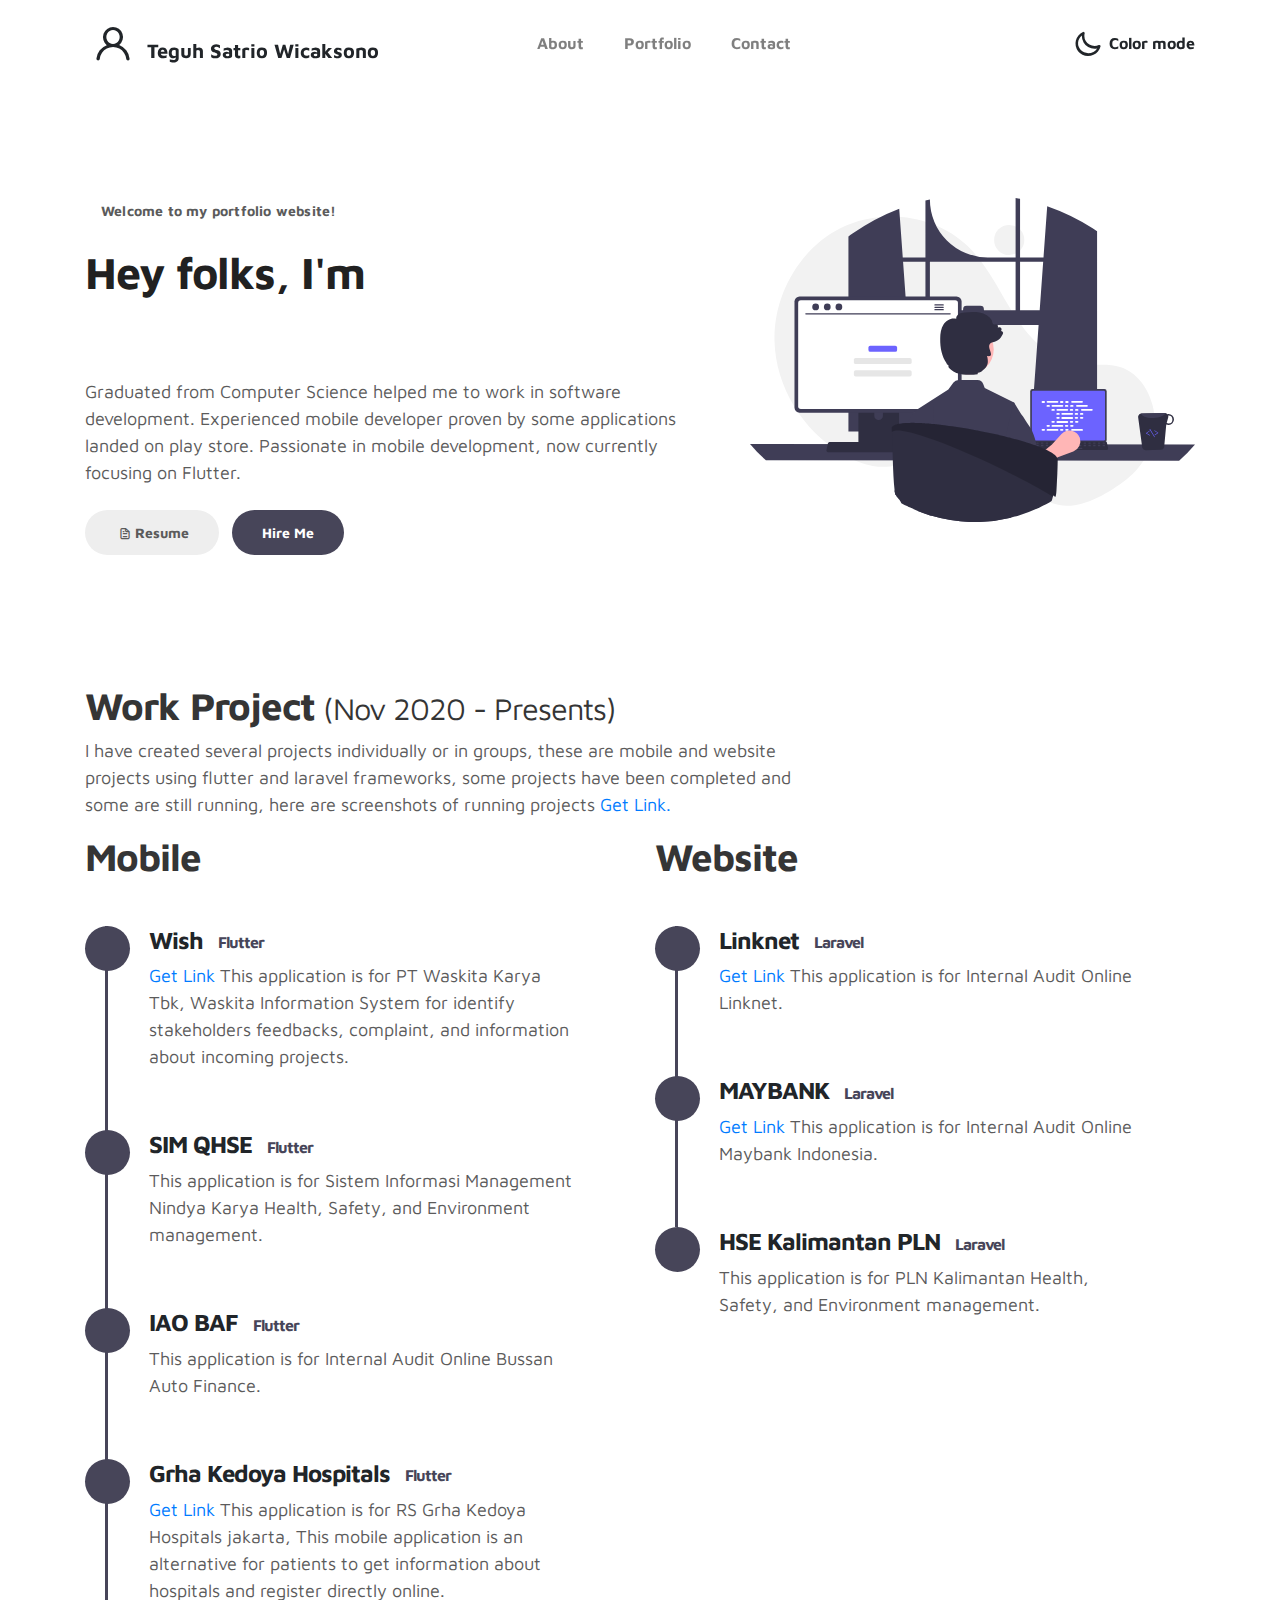
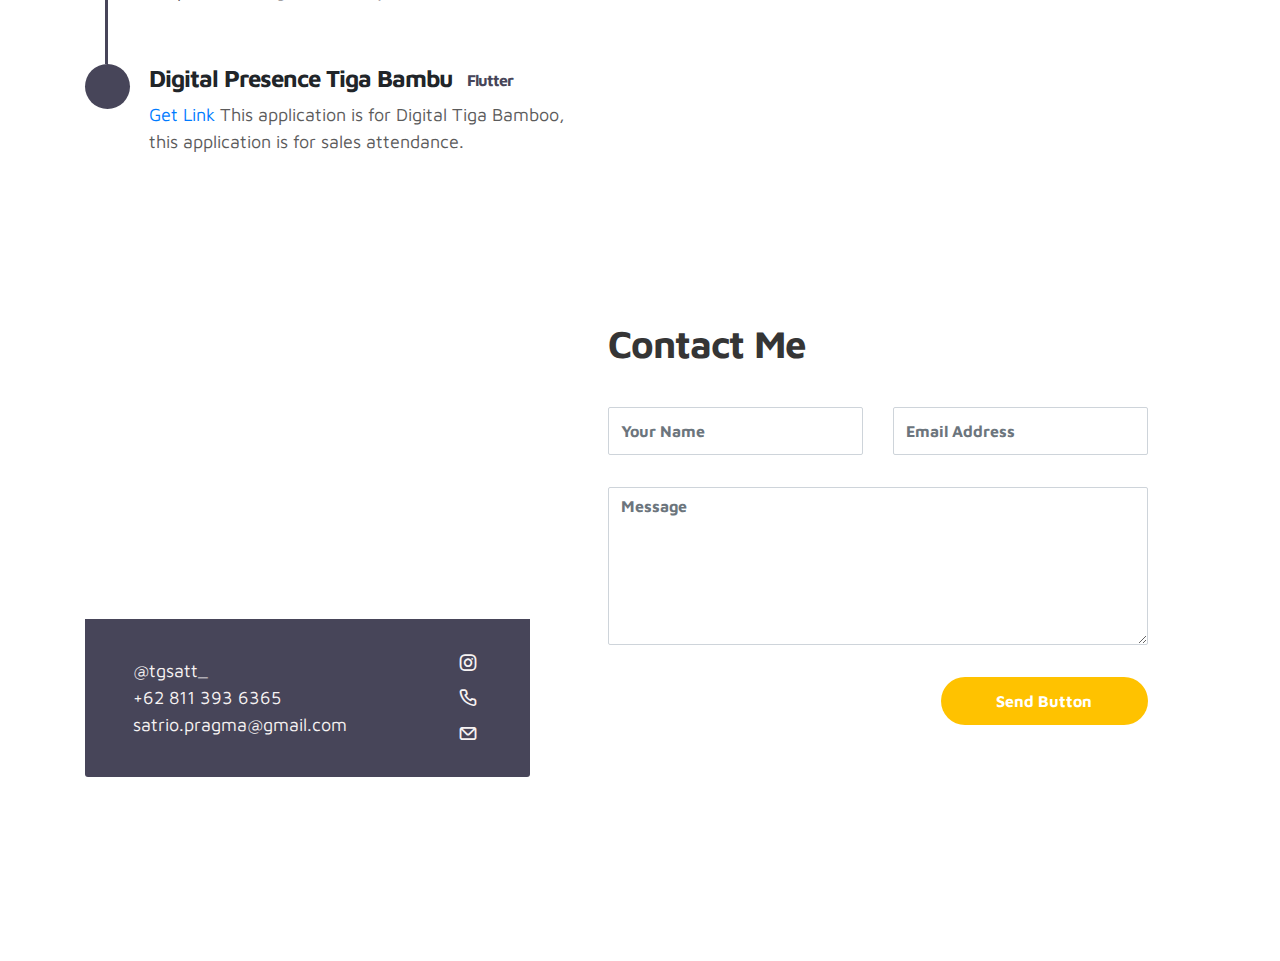
<file: index.html>
<!DOCTYPE html>
<html lang="en">
  <head>
    <meta charset="utf-8" />
    <meta
      name="viewport"
      content="width=device-width, initial-scale=1, shrink-to-fit=no"
    />
    <meta name="description" content="" />
    <meta name="author" content="" />

    <title>Hi, I'm tgsatt</title>

    <link rel="stylesheet" href="css/bootstrap.min.css" />
    <link rel="stylesheet" href="css/unicons.css" />
    <link rel="stylesheet" href="css/owl.carousel.min.css" />
    <link rel="stylesheet" href="css/owl.theme.default.min.css" />
    <link rel="shortcut icon" href="images/project/worldwide.png" />

    <!-- MAIN STYLE -->
    <link rel="stylesheet" href="css/tooplate-style.css" />
  </head>
  <body>
    <!-- MENU -->
    <nav class="navbar navbar-expand-sm navbar-light">
      <div class="container">
        <a class="navbar-brand"
          ><i class="uil uil-user"></i> Teguh Satrio Wicaksono</a
        >

        <button
          class="navbar-toggler"
          type="button"
          data-toggle="collapse"
          data-target="#navbarNav"
          aria-controls="navbarNav"
          aria-expanded="false"
          aria-label="Toggle navigation"
        >
          <span class="navbar-toggler-icon"></span>
          <span class="navbar-toggler-icon"></span>
          <span class="navbar-toggler-icon"></span>
        </button>

        <div class="collapse navbar-collapse" id="navbarNav">
          <ul class="navbar-nav mx-auto">
            <li class="nav-item">
              <a href="#about" class="nav-link"
                ><span data-hover="About">About</span></a
              >
            </li>
            <li class="nav-item">
              <a href="#portfolio" class="nav-link"
                ><span data-hover="Portfolio">Portfolio</span></a
              >
            </li>
            <li class="nav-item">
              <a href="#contact" class="nav-link"
                ><span data-hover="Contact">Contact</span></a
              >
            </li>
          </ul>

          <ul class="navbar-nav ml-lg-auto">
            <div class="ml-lg-4">
              <div
                class="color-mode d-lg-flex justify-content-center align-items-center"
              >
                <i class="color-mode-icon"></i>
                Color mode
              </div>
            </div>
          </ul>
        </div>
      </div>
    </nav>

    <!-- ABOUT -->
    <section
      class="about full-screen d-lg-flex justify-content-center align-items-center"
      id="about"
    >
      <div class="container">
        <div class="row">
          <div class="col-lg-7 col-md-12 col-12 d-flex align-items-center">
            <div class="about-text">
              <small class="small-text"
                >Welcome to
                <span class="mobile-block">my portfolio website!</span></small
              >
              <h1 class="animated animated-text">
                <span class="mr-2">Hey folks, I'm</span>
                <div class="animated-info">
                  <span class="animated-item">Software Engineer</span>
                  <span class="animated-item">Software Engineer</span>
                </div>
              </h1>

              <p>
                Graduated from Computer Science helped me to work in software
                development. Experienced mobile developer proven by some
                applications landed on play store. Passionate in mobile
                development, now currently focusing on Flutter.
              </p>

              <div class="custom-btn-group mt-4">
                <a
                  href="https://drive.google.com/file/d/1drZgg_U6gUnpyeYg-t4j9HeC8U1FCwe9/view?usp=sharing"
                  class="btn mr-lg-2 custom-btn"
                  ><i class="uil uil-file-alt"></i>Resume</a
                >
                <a
                  href="https://www.linkedin.com/in/teguh-satrio-wicaksono-8a8831230/"
                  class="btn custom-btn custom-btn-bg custom-btn-link"
                  >Hire Me</a
                >
              </div>
            </div>
          </div>

          <div class="col-lg-5 col-md-12 col-12">
            <div class="about-image svg">
              <img
                src="images/undraw/undraw_programming_kg9.svg"
                class="img-fluid"
                alt="svg image"
              />
            </div>
          </div>
        </div>
      </div>
    </section>

    <!-- FEATURES -->
    <section
      class="portfolio d-lg-flex justify-content-center align-items-center"
      id="portfolio"
    >
      <div class="container">
        <div class="row">
          <div class="col-lg-8 col-12">
            <div class="portfolio-text">
              <h2>
                <span>Work Project</span><small> (Nov 2020 - Presents)</small>
              </h2>
              <p>
                I have created several projects individually or in groups, these
                are mobile and website projects using flutter and laravel
                frameworks, some projects have been completed and some are still
                running, here are screenshots of running projects
                <a
                  rel="nofollow"
                  href="https://drive.google.com/drive/folders/16gRIFtLcnxaZMm8-mJMYw5Fty8NZIJvy?usp=sharing"
                >
                  Get Link.</a
                >
              </p>
            </div>
          </div>

          <div class="col-lg-6 col-12">
            <h2 class="mb-4">Mobile</h2>

            <div class="timeline">
              <div class="timeline">
                <div class="timeline-wrapper">
                  <div class="timeline-yr">
                    <span></span>
                  </div>
                  <div class="timeline-info">
                    <h4><span>Wish</span><small>Flutter</small></h4>
                    <p>
                      <a
                        rel="nofollow"
                        href="https://play.google.com/store/apps/details?id=id.co.waskita.wish.wish"
                        >Get Link</a
                      >
                      This application is for PT Waskita Karya Tbk, Waskita
                      Information System for identify stakeholders feedbacks,
                      complaint, and information about incoming projects.
                    </p>
                  </div>
                </div>

                <div class="timeline-wrapper">
                  <div class="timeline-yr">
                    <span></span>
                  </div>
                  <div class="timeline-info">
                    <h4><span>SIM QHSE</span><small>Flutter</small></h4>
                    <p>
                      This application is for Sistem Informasi Management Nindya
                      Karya Health, Safety, and Environment management.
                    </p>
                  </div>
                </div>

                <div class="timeline-wrapper">
                  <div class="timeline-yr">
                    <span></span>
                  </div>
                  <div class="timeline-info">
                    <h4><span>IAO BAF</span><small>Flutter</small></h4>
                    <p>
                      This application is for Internal Audit Online Bussan Auto
                      Finance.
                    </p>
                  </div>
                </div>

                <div class="timeline-wrapper">
                  <div class="timeline-yr">
                    <span></span>
                  </div>
                  <div class="timeline-info">
                    <h4>
                      <span>Grha Kedoya Hospitals</span><small>Flutter</small>
                    </h4>
                    <p>
                      <a
                        rel="nofollow"
                        href="https://play.google.com/store/apps/details?id=com.grhagroup.hospitals"
                        >Get Link</a
                      >
                      This application is for RS Grha Kedoya Hospitals jakarta,
                      This mobile application is an alternative for patients to
                      get information about hospitals and register directly
                      online.
                    </p>
                  </div>
                </div>

                <div class="timeline-wrapper">
                  <div class="timeline-yr">
                    <span></span>
                  </div>
                  <div class="timeline-info">
                    <h4>
                      <span>Digital Presence Tiga Bambu</span
                      ><small>Flutter</small>
                    </h4>
                    <p>
                      <a
                        rel="nofollow"
                        href="https://play.google.com/store/apps/details?id=id.co.pragmainf.digitalpresence"
                        >Get Link</a
                      >
                      This application is for Digital Tiga Bamboo, this
                      application is for sales attendance.
                    </p>
                  </div>
                </div>
              </div>
            </div>
          </div>

          <div class="col-lg-6 col-12">
            <h2 class="mb-4 mobile-mt-2">Website</h2>

            <div class="timeline">
              <div class="timeline-wrapper">
                <div class="timeline-yr">
                  <span></span>
                </div>
                <div class="timeline-info">
                  <h4><span>Linknet</span><small>Laravel</small></h4>
                  <p>
                    <a
                      rel="nofollow"
                      href="http://iao-linknet.pragmainf.tech/login"
                      >Get Link</a
                    >
                    This application is for Internal Audit Online Linknet.
                  </p>
                </div>
              </div>

              <div class="timeline-wrapper">
                <div class="timeline-yr">
                  <span></span>
                </div>
                <div class="timeline-info">
                  <h4><span>MAYBANK</span><small>Laravel</small></h4>
                  <p>
                    <a rel="nofollow" href="http://iao-mif.pragmainf.tech/login"
                      >Get Link</a
                    >
                    This application is for Internal Audit Online Maybank
                    Indonesia.
                  </p>
                </div>
              </div>

              <div class="timeline-wrapper">
                <div class="timeline-yr">
                  <span></span>
                </div>
                <div class="timeline-info">
                  <h4><span>HSE Kalimantan PLN</span><small>Laravel</small></h4>
                  <p>
                    This application is for PLN Kalimantan Health, Safety, and
                    Environment management.
                  </p>
                </div>
              </div>
            </div>
          </div>
        </div>
      </div>
    </section>

    <!-- CONTACT -->
    <section class="contact full-screen" id="contact">
      <div class="container">
        <div class="row">
          <div class="col-lg-5 mr-lg-5 col-12">
            <div class="google-map w-100">
              <iframe
                src="https://www.google.com/maps/embed?pb=!1m18!1m12!1m3!1d126748.56348539471!2d107.57294396986245!3d-6.903444316403752!2m3!1f0!2f0!3f0!3m2!1i1024!2i768!4f13.1!3m3!1m2!1s0x2e68e6398252477f%3A0x146a1f93d3e815b2!2sBandung%2C%20Kota%20Bandung%2C%20Jawa%20Barat!5e0!3m2!1sid!2sid!4v1649147918049!5m2!1sid!2sid"
                width="400"
                height="300"
                frameborder="0"
                style="border: 0"
                allowfullscreen
              ></iframe>
            </div>

            <div
              class="contact-info d-flex justify-content-between align-items-center py-4 px-lg-5"
            >
              <div class="contact-info-item">
                <p class="footer-text mb-0">@tgsatt_</p>
                <p class="footer-text mb-0">+62 811 393 6365</p>
                <p class="footer-text mb-0">satrio.pragma@gmail.com</p>
              </div>

              <ul class="social-links">
                <!-- <li><a href="#" class="uil uil-dribbble" data-toggle="tooltip" data-placement="left" title="Dribbble"></a></li> -->
                <li>
                  <a
                    href="https://www.instagram.com/tgsatt_/"
                    class="uil uil-instagram"
                    data-toggle="tooltip"
                    data-placement="left"
                    title="Instagram"
                  ></a>
                </li>
                <li>
                  <a
                    href="https://api.whatsapp.com/send/?phone=628113936365&text&app_absent=0"
                    class="uil uil-phone-alt"
                    data-toggle="tooltip"
                    data-placement="left"
                    title="WhatsApp"
                  ></a>
                </li>
                <li>
                  <a
                    href="#"
                    class="uil uil-envelope"
                    data-toggle="tooltip"
                    data-placement="left"
                    title="Email"
                  ></a>
                </li>
              </ul>
            </div>
          </div>

          <div class="col-lg-6 col-12">
            <div class="contact-form">
              <h2 class="mb-4">Contact Me</h2>

              <form action="https://formspree.io/f/mlezwkre" method="POST">
                <div class="row">
                  <div class="col-lg-6 col-12">
                    <input
                      type="text"
                      class="form-control"
                      name="name"
                      placeholder="Your Name"
                      id="name"
                      required
                    />
                  </div>

                  <div class="col-lg-6 col-12">
                    <input
                      type="email"
                      class="form-control"
                      name="email"
                      placeholder="Email Address"
                      id="email"
                      required
                    />
                  </div>

                  <div class="col-12">
                    <textarea
                      name="message"
                      rows="6"
                      class="form-control"
                      id="message"
                      placeholder="Message"
                    ></textarea>
                  </div>

                  <div class="ml-lg-auto col-lg-5 col-12">
                    <input
                      type="submit"
                      class="form-control submit-btn"
                      value="Send Button"
                    />
                  </div>
                </div>
              </form>
            </div>
          </div>
        </div>
      </div>
    </section>

    <!-- FOOTER -->
    <footer class="footer py-4">
      <div class="container">
        <div class="row"></div>
      </div>
    </footer>

    <script src="js/jquery-3.3.1.min.js"></script>
    <script src="js/popper.min.js"></script>
    <script src="js/bootstrap.min.js"></script>
    <script src="js/Headroom.js"></script>
    <script src="js/jQuery.headroom.js"></script>
    <script src="js/owl.carousel.min.js"></script>
    <script src="js/smoothscroll.js"></script>
    <script src="js/custom.js"></script>
  </body>
</html>
</file>
<file: css/unicons.css>
@font-face {
  font-family: 'unicons';
  src: url('../font/unicons.eot?42479262');
  src: url('../font/unicons.eot?42479262#iefix') format('embedded-opentype'),
       url('../font/unicons.woff2?42479262') format('woff2'),
       url('../font/unicons.woff?42479262') format('woff'),
       url('../font/unicons.ttf?42479262') format('truetype'),
       url('../font/unicons.svg?42479262#unicons') format('svg');
  font-weight: normal;
  font-style: normal;
}
/* Chrome hack: SVG is rendered more smooth in Windozze. 100% magic, uncomment if you need it. */
/* Note, that will break hinting! In other OS-es font will be not as sharp as it could be */
/*
@media screen and (-webkit-min-device-pixel-ratio:0) {
  @font-face {
    font-family: 'unicons';
    src: url('../font/unicons.svg?42479262#unicons') format('svg');
  }
}
*/
 
 [class^="uil-"]:before, [class*=" uil-"]:before {
  font-family: "unicons";
  font-style: normal;
  font-weight: normal;
  speak: none;
 
  display: inline-block;
  text-decoration: inherit;
  width: 1em;
  margin-right: .2em;
  text-align: center;
  /* opacity: .8; */
 
  /* For safety - reset parent styles, that can break glyph codes*/
  font-variant: normal;
  text-transform: none;
 
  /* fix buttons height, for twitter bootstrap */
  line-height: 1em;
 
  /* Animation center compensation - margins should be symmetric */
  /* remove if not needed */
  margin-left: .2em;
 
  /* you can be more comfortable with increased icons size */
  /* font-size: 120%; */
 
  /* Font smoothing. That was taken from TWBS */
  -webkit-font-smoothing: antialiased;
  -moz-osx-font-smoothing: grayscale;
 
  /* Uncomment for 3D effect */
  /* text-shadow: 1px 1px 1px rgba(127, 127, 127, 0.3); */
}
 
.uil-abacus:before { content: '\e800'; } /* '' */
.uil-accessible-icon-alt:before { content: '\e801'; } /* '' */
.uil-adjust-alt:before { content: '\e802'; } /* '' */
.uil-adjust-circle:before { content: '\e803'; } /* '' */
.uil-adjust-half:before { content: '\e804'; } /* '' */
.uil-adjust:before { content: '\e805'; } /* '' */
.uil-airplay:before { content: '\e806'; } /* '' */
.uil-align-alt:before { content: '\e807'; } /* '' */
.uil-align-center-alt:before { content: '\e808'; } /* '' */
.uil-align-center-h:before { content: '\e809'; } /* '' */
.uil-align-center-justify:before { content: '\e80a'; } /* '' */
.uil-align-center-v:before { content: '\e80b'; } /* '' */
.uil-align-center:before { content: '\e80c'; } /* '' */
.uil-align-justify:before { content: '\e80d'; } /* '' */
.uil-align-left-justify:before { content: '\e80e'; } /* '' */
.uil-align-left:before { content: '\e80f'; } /* '' */
.uil-align-letter-right:before { content: '\e810'; } /* '' */
.uil-align-right-justify:before { content: '\e811'; } /* '' */
.uil-align-right:before { content: '\e812'; } /* '' */
.uil-align:before { content: '\e813'; } /* '' */
.uil-ambulance:before { content: '\e814'; } /* '' */
.uil-analysis:before { content: '\e815'; } /* '' */
.uil-analytics:before { content: '\e816'; } /* '' */
.uil-anchor:before { content: '\e817'; } /* '' */
.uil-android-phone-slash:before { content: '\e818'; } /* '' */
.uil-angle-double-down:before { content: '\e819'; } /* '' */
.uil-angle-double-left:before { content: '\e81a'; } /* '' */
.uil-angle-double-right:before { content: '\e81b'; } /* '' */
.uil-angle-double-up:before { content: '\e81c'; } /* '' */
.uil-angle-down:before { content: '\e81d'; } /* '' */
.uil-angle-left:before { content: '\e81e'; } /* '' */
.uil-angle-right-b:before { content: '\e81f'; } /* '' */
.uil-angle-right:before { content: '\e820'; } /* '' */
.uil-angle-up:before { content: '\e821'; } /* '' */
.uil-annoyed-alt:before { content: '\e822'; } /* '' */
.uil-annoyed:before { content: '\e823'; } /* '' */
.uil-apps:before { content: '\e824'; } /* '' */
.uil-archive-alt:before { content: '\e825'; } /* '' */
.uil-archive:before { content: '\e826'; } /* '' */
.uil-arrow-break:before { content: '\e827'; } /* '' */
.uil-arrow-circle-down:before { content: '\e828'; } /* '' */
.uil-arrow-circle-left:before { content: '\e829'; } /* '' */
.uil-arrow-circle-right:before { content: '\e82a'; } /* '' */
.uil-arrow-circle-up:before { content: '\e82b'; } /* '' */
.uil-arrow-compress-h:before { content: '\e82c'; } /* '' */
.uil-arrow-down-left:before { content: '\e82d'; } /* '' */
.uil-arrow-down-right:before { content: '\e82e'; } /* '' */
.uil-arrow-down:before { content: '\e82f'; } /* '' */
.uil-arrow-from-right:before { content: '\e830'; } /* '' */
.uil-arrow-from-top:before { content: '\e831'; } /* '' */
.uil-arrow-growth:before { content: '\e832'; } /* '' */
.uil-arrow-left:before { content: '\e833'; } /* '' */
.uil-arrow-random:before { content: '\e834'; } /* '' */
.uil-arrow-resize-diagonal:before { content: '\e835'; } /* '' */
.uil-arrow-right:before { content: '\e836'; } /* '' */
.uil-arrow-to-bottom:before { content: '\e837'; } /* '' */
.uil-arrow-to-right:before { content: '\e838'; } /* '' */
.uil-arrow-up-left:before { content: '\e839'; } /* '' */
.uil-arrow-up-right:before { content: '\e83a'; } /* '' */
.uil-arrow-up:before { content: '\e83b'; } /* '' */
.uil-arrows-h-alt:before { content: '\e83c'; } /* '' */
.uil-arrows-h:before { content: '\e83d'; } /* '' */
.uil-arrows-left-down:before { content: '\e83e'; } /* '' */
.uil-arrows-maximize:before { content: '\e83f'; } /* '' */
.uil-arrows-merge:before { content: '\e840'; } /* '' */
.uil-arrows-resize-h:before { content: '\e841'; } /* '' */
.uil-arrows-resize-v:before { content: '\e842'; } /* '' */
.uil-arrows-resize:before { content: '\e843'; } /* '' */
.uil-arrows-right-down:before { content: '\e844'; } /* '' */
.uil-arrows-shrink-h:before { content: '\e845'; } /* '' */
.uil-arrows-shrink-v:before { content: '\e846'; } /* '' */
.uil-arrows-up-right:before { content: '\e847'; } /* '' */
.uil-arrows-v-alt:before { content: '\e848'; } /* '' */
.uil-arrows-v:before { content: '\e849'; } /* '' */
.uil-at:before { content: '\e84a'; } /* '' */
.uil-atm-card:before { content: '\e84b'; } /* '' */
.uil-atom:before { content: '\e84c'; } /* '' */
.uil-auto-flash:before { content: '\e84d'; } /* '' */
.uil-award-alt:before { content: '\e84e'; } /* '' */
.uil-award:before { content: '\e84f'; } /* '' */
.uil-baby-carriage:before { content: '\e850'; } /* '' */
.uil-backpack:before { content: '\e851'; } /* '' */
.uil-backspace:before { content: '\e852'; } /* '' */
.uil-backward:before { content: '\e853'; } /* '' */
.uil-bag-alt:before { content: '\e854'; } /* '' */
.uil-bag-slash:before { content: '\e855'; } /* '' */
.uil-bag:before { content: '\e856'; } /* '' */
.uil-ball:before { content: '\e857'; } /* '' */
.uil-ban:before { content: '\e858'; } /* '' */
.uil-bars:before { content: '\e859'; } /* '' */
.uil-basketball-hoop:before { content: '\e85a'; } /* '' */
.uil-basketball:before { content: '\e85b'; } /* '' */
.uil-battery-bolt:before { content: '\e85c'; } /* '' */
.uil-battery-empty:before { content: '\e85d'; } /* '' */
.uil-bed-double:before { content: '\e85e'; } /* '' */
.uil-bed:before { content: '\e85f'; } /* '' */
.uil-bell-school:before { content: '\e860'; } /* '' */
.uil-bell-slash:before { content: '\e861'; } /* '' */
.uil-bill:before { content: '\e862'; } /* '' */
.uil-bitcoin-circle:before { content: '\e863'; } /* '' */
.uil-bitcoin:before { content: '\e864'; } /* '' */
.uil-bluetooth-b:before { content: '\e865'; } /* '' */
.uil-bolt-alt:before { content: '\e866'; } /* '' */
.uil-bolt-slash:before { content: '\e867'; } /* '' */
.uil-bolt:before { content: '\e868'; } /* '' */
.uil-book-alt:before { content: '\e869'; } /* '' */
.uil-book-medical:before { content: '\e86a'; } /* '' */
.uil-book-open:before { content: '\e86b'; } /* '' */
.uil-book-reader:before { content: '\e86c'; } /* '' */
.uil-book:before { content: '\e86d'; } /* '' */
.uil-bookmark-full:before { content: '\e86e'; } /* '' */
.uil-bookmark:before { content: '\e86f'; } /* '' */
.uil-books:before { content: '\e870'; } /* '' */
.uil-boombox:before { content: '\e871'; } /* '' */
.uil-border-alt:before { content: '\e872'; } /* '' */
.uil-border-bottom:before { content: '\e873'; } /* '' */
.uil-border-clear:before { content: '\e874'; } /* '' */
.uil-border-horizontal:before { content: '\e875'; } /* '' */
.uil-border-inner:before { content: '\e876'; } /* '' */
.uil-border-left:before { content: '\e877'; } /* '' */
.uil-border-out:before { content: '\e878'; } /* '' */
.uil-border-right:before { content: '\e879'; } /* '' */
.uil-border-top:before { content: '\e87a'; } /* '' */
.uil-border-vertical:before { content: '\e87b'; } /* '' */
.uil-box:before { content: '\e87c'; } /* '' */
.uil-briefcase-alt:before { content: '\e87d'; } /* '' */
.uil-briefcase:before { content: '\e87e'; } /* '' */
.uil-bright:before { content: '\e87f'; } /* '' */
.uil-brightness-empty:before { content: '\e880'; } /* '' */
.uil-brightness-half:before { content: '\e881'; } /* '' */
.uil-brightness-low:before { content: '\e882'; } /* '' */
.uil-brightness-minus:before { content: '\e883'; } /* '' */
.uil-brightness-plus:before { content: '\e884'; } /* '' */
.uil-brightness:before { content: '\e885'; } /* '' */
.uil-bring-bottom:before { content: '\e886'; } /* '' */
.uil-bring-front:before { content: '\e887'; } /* '' */
.uil-brush-alt:before { content: '\e888'; } /* '' */
.uil-bug:before { content: '\e889'; } /* '' */
.uil-building:before { content: '\e88a'; } /* '' */
.uil-bullseye:before { content: '\e88b'; } /* '' */
.uil-bus-alt:before { content: '\e88c'; } /* '' */
.uil-bus-school:before { content: '\e88d'; } /* '' */
.uil-bus:before { content: '\e88e'; } /* '' */
.uil-calcualtor:before { content: '\e88f'; } /* '' */
.uil-calculator-alt:before { content: '\e890'; } /* '' */
.uil-calendar-alt:before { content: '\e891'; } /* '' */
.uil-calendar-slash:before { content: '\e892'; } /* '' */
.uil-calender:before { content: '\e893'; } /* '' */
.uil-calling:before { content: '\e894'; } /* '' */
.uil-camera-plus:before { content: '\e895'; } /* '' */
.uil-camera-slash:before { content: '\e896'; } /* '' */
.uil-camera:before { content: '\e897'; } /* '' */
.uil-cancel:before { content: '\e898'; } /* '' */
.uil-capsule:before { content: '\e899'; } /* '' */
.uil-capture:before { content: '\e89a'; } /* '' */
.uil-car-sideview:before { content: '\e89b'; } /* '' */
.uil-car-slash:before { content: '\e89c'; } /* '' */
.uil-car-wash:before { content: '\e89d'; } /* '' */
.uil-car:before { content: '\e89e'; } /* '' */
.uil-card-atm:before { content: '\e89f'; } /* '' */
.uil-caret-right:before { content: '\e8a0'; } /* '' */
.uil-cart:before { content: '\e8a1'; } /* '' */
.uil-cell:before { content: '\e8a2'; } /* '' */
.uil-celsius:before { content: '\e8a3'; } /* '' */
.uil-chart-bar-alt:before { content: '\e8a4'; } /* '' */
.uil-chart-bar:before { content: '\e8a5'; } /* '' */
.uil-chart-down:before { content: '\e8a6'; } /* '' */
.uil-chart-growth-alt:before { content: '\e8a7'; } /* '' */
.uil-chart-growth:before { content: '\e8a8'; } /* '' */
.uil-chart-line:before { content: '\e8a9'; } /* '' */
.uil-chart-pie-alt:before { content: '\e8aa'; } /* '' */
.uil-chart-pie:before { content: '\e8ab'; } /* '' */
.uil-chart:before { content: '\e8ac'; } /* '' */
.uil-chat-bubble-user:before { content: '\e8ad'; } /* '' */
.uil-chat-info:before { content: '\e8ae'; } /* '' */
.uil-chat:before { content: '\e8af'; } /* '' */
.uil-check-circle:before { content: '\e8b0'; } /* '' */
.uil-check-square:before { content: '\e8b1'; } /* '' */
.uil-check:before { content: '\e8b2'; } /* '' */
.uil-circle-layer:before { content: '\e8b3'; } /* '' */
.uil-circle:before { content: '\e8b4'; } /* '' */
.uil-circuit:before { content: '\e8b5'; } /* '' */
.uil-clapper-board:before { content: '\e8b6'; } /* '' */
.uil-clipboard-alt:before { content: '\e8b7'; } /* '' */
.uil-clipboard-blank:before { content: '\e8b8'; } /* '' */
.uil-clipboard-notes:before { content: '\e8b9'; } /* '' */
.uil-clipboard:before { content: '\e8ba'; } /* '' */
.uil-clock-eight:before { content: '\e8bb'; } /* '' */
.uil-clock-five:before { content: '\e8bc'; } /* '' */
.uil-clock-nine:before { content: '\e8bd'; } /* '' */
.uil-clock-seven:before { content: '\e8be'; } /* '' */
.uil-clock-ten:before { content: '\e8bf'; } /* '' */
.uil-clock-three:before { content: '\e8c0'; } /* '' */
.uil-clock-two:before { content: '\e8c1'; } /* '' */
.uil-clock:before { content: '\e8c2'; } /* '' */
.uil-closed-captioning:before { content: '\e8c3'; } /* '' */
.uil-cloud-block:before { content: '\e8c4'; } /* '' */
.uil-cloud-bookmark:before { content: '\e8c5'; } /* '' */
.uil-cloud-check:before { content: '\e8c6'; } /* '' */
.uil-cloud-computing:before { content: '\e8c7'; } /* '' */
.uil-cloud-data-connection:before { content: '\e8c8'; } /* '' */
.uil-cloud-database-tree:before { content: '\e8c9'; } /* '' */
.uil-cloud-download:before { content: '\e8ca'; } /* '' */
.uil-cloud-drizzle:before { content: '\e8cb'; } /* '' */
.uil-cloud-exclamation:before { content: '\e8cc'; } /* '' */
.uil-cloud-hail:before { content: '\e8cd'; } /* '' */
.uil-cloud-heart:before { content: '\e8ce'; } /* '' */
.uil-cloud-info:before { content: '\e8cf'; } /* '' */
.uil-cloud-lock:before { content: '\e8d0'; } /* '' */
.uil-cloud-meatball:before { content: '\e8d1'; } /* '' */
.uil-cloud-moon-hail:before { content: '\e8d2'; } /* '' */
.uil-cloud-moon-meatball:before { content: '\e8d3'; } /* '' */
.uil-cloud-moon-rain:before { content: '\e8d4'; } /* '' */
.uil-cloud-moon-showers:before { content: '\e8d5'; } /* '' */
.uil-cloud-moon:before { content: '\e8d6'; } /* '' */
.uil-cloud-question:before { content: '\e8d7'; } /* '' */
.uil-cloud-rain-sun:before { content: '\e8d8'; } /* '' */
.uil-cloud-rain:before { content: '\e8d9'; } /* '' */
.uil-cloud-redo:before { content: '\e8da'; } /* '' */
.uil-cloud-set:before { content: '\e8db'; } /* '' */
.uil-cloud-share:before { content: '\e8dc'; } /* '' */
.uil-cloud-shield:before { content: '\e8dd'; } /* '' */
.uil-cloud-showers-alt:before { content: '\e8de'; } /* '' */
.uil-cloud-showers-heavy:before { content: '\e8df'; } /* '' */
.uil-cloud-showers:before { content: '\e8e0'; } /* '' */
.uil-cloud-slash:before { content: '\e8e1'; } /* '' */
.uil-cloud-sun-hail:before { content: '\e8e2'; } /* '' */
.uil-cloud-sun-meatball:before { content: '\e8e3'; } /* '' */
.uil-cloud-sun-rain-alt:before { content: '\e8e4'; } /* '' */
.uil-cloud-sun-rain:before { content: '\e8e5'; } /* '' */
.uil-cloud-sun-tear:before { content: '\e8e6'; } /* '' */
.uil-cloud-sun:before { content: '\e8e7'; } /* '' */
.uil-cloud-times:before { content: '\e8e8'; } /* '' */
.uil-cloud-unlock:before { content: '\e8e9'; } /* '' */
.uil-cloud-upload:before { content: '\e8ea'; } /* '' */
.uil-cloud-wifi:before { content: '\e8eb'; } /* '' */
.uil-cloud-wind:before { content: '\e8ec'; } /* '' */
.uil-cloud:before { content: '\e8ed'; } /* '' */
.uil-clouds:before { content: '\e8ee'; } /* '' */
.uil-club:before { content: '\e8ef'; } /* '' */
.uil-code:before { content: '\e8f0'; } /* '' */
.uil-coffee:before { content: '\e8f1'; } /* '' */
.uil-cog:before { content: '\e8f2'; } /* '' */
.uil-coins:before { content: '\e8f3'; } /* '' */
.uil-columns:before { content: '\e8f4'; } /* '' */
.uil-comment-alt-block:before { content: '\e8f5'; } /* '' */
.uil-comment-alt-chart-lines:before { content: '\e8f6'; } /* '' */
.uil-comment-alt-check:before { content: '\e8f7'; } /* '' */
.uil-comment-alt-dots:before { content: '\e8f8'; } /* '' */
.uil-comment-alt-download:before { content: '\e8f9'; } /* '' */
.uil-comment-alt-edit:before { content: '\e8fa'; } /* '' */
.uil-comment-alt-exclamation:before { content: '\e8fb'; } /* '' */
.uil-comment-alt-heart:before { content: '\e8fc'; } /* '' */
.uil-comment-alt-image:before { content: '\e8fd'; } /* '' */
.uil-comment-alt-info:before { content: '\e8fe'; } /* '' */
.uil-comment-alt-lines:before { content: '\e8ff'; } /* '' */
.uil-comment-alt-lock:before { content: '\e900'; } /* '' */
.uil-comment-alt-medical:before { content: '\e901'; } /* '' */
.uil-comment-alt-message:before { content: '\e902'; } /* '' */
.uil-comment-alt-notes:before { content: '\e903'; } /* '' */
.uil-comment-alt-plus:before { content: '\e904'; } /* '' */
.uil-comment-alt-question:before { content: '\e905'; } /* '' */
.uil-comment-alt-redo:before { content: '\e906'; } /* '' */
.uil-comment-alt-search:before { content: '\e907'; } /* '' */
.uil-comment-alt-share:before { content: '\e908'; } /* '' */
.uil-comment-alt-shield:before { content: '\e909'; } /* '' */
.uil-comment-alt-upload:before { content: '\e90a'; } /* '' */
.uil-comment-alt-verify:before { content: '\e90b'; } /* '' */
.uil-comment-alt:before { content: '\e90c'; } /* '' */
.uil-comment-block:before { content: '\e90d'; } /* '' */
.uil-comment-chart-line:before { content: '\e90e'; } /* '' */
.uil-comment-check:before { content: '\e90f'; } /* '' */
.uil-comment-dots:before { content: '\e910'; } /* '' */
.uil-comment-download:before { content: '\e911'; } /* '' */
.uil-comment-edit:before { content: '\e912'; } /* '' */
.uil-comment-exclamation:before { content: '\e913'; } /* '' */
.uil-comment-heart:before { content: '\e914'; } /* '' */
.uil-comment-image:before { content: '\e915'; } /* '' */
.uil-comment-info-alt:before { content: '\e916'; } /* '' */
.uil-comment-info:before { content: '\e917'; } /* '' */
.uil-comment-lines:before { content: '\e918'; } /* '' */
.uil-comment-lock:before { content: '\e919'; } /* '' */
.uil-comment-medical:before { content: '\e91a'; } /* '' */
.uil-comment-message:before { content: '\e91b'; } /* '' */
.uil-comment-notes:before { content: '\e91c'; } /* '' */
.uil-comment-plus:before { content: '\e91d'; } /* '' */
.uil-comment-question:before { content: '\e91e'; } /* '' */
.uil-comment-redo:before { content: '\e91f'; } /* '' */
.uil-comment-search:before { content: '\e920'; } /* '' */
.uil-comment-share:before { content: '\e921'; } /* '' */
.uil-comment-shield:before { content: '\e922'; } /* '' */
.uil-comment-slash:before { content: '\e923'; } /* '' */
.uil-comment-upload:before { content: '\e924'; } /* '' */
.uil-comment-verify:before { content: '\e925'; } /* '' */
.uil-comment:before { content: '\e926'; } /* '' */
.uil-comments-alt:before { content: '\e927'; } /* '' */
.uil-comments:before { content: '\e928'; } /* '' */
.uil-commnet-alt-slash:before { content: '\e929'; } /* '' */
.uil-compact-disc:before { content: '\e92a'; } /* '' */
.uil-compass:before { content: '\e92b'; } /* '' */
.uil-compress-alt-left:before { content: '\e92c'; } /* '' */
.uil-compress-alt:before { content: '\e92d'; } /* '' */
.uil-compress-arrows:before { content: '\e92e'; } /* '' */
.uil-compress-lines:before { content: '\e92f'; } /* '' */
.uil-compress-point:before { content: '\e930'; } /* '' */
.uil-compress-v:before { content: '\e931'; } /* '' */
.uil-compress:before { content: '\e932'; } /* '' */
.uil-computer-mouse:before { content: '\e933'; } /* '' */
.uil-confused:before { content: '\e934'; } /* '' */
.uil-constructor:before { content: '\e935'; } /* '' */
.uil-copy-alt:before { content: '\e936'; } /* '' */
.uil-copy-landscape:before { content: '\e937'; } /* '' */
.uil-copy:before { content: '\e938'; } /* '' */
.uil-copyright:before { content: '\e939'; } /* '' */
.uil-corner-down-left:before { content: '\e93a'; } /* '' */
.uil-corner-down-right-alt:before { content: '\e93b'; } /* '' */
.uil-corner-down-right:before { content: '\e93c'; } /* '' */
.uil-corner-left-down:before { content: '\e93d'; } /* '' */
.uil-corner-right-down:before { content: '\e93e'; } /* '' */
.uil-corner-up-left-alt:before { content: '\e93f'; } /* '' */
.uil-corner-up-left:before { content: '\e940'; } /* '' */
.uil-corner-up-right-alt:before { content: '\e941'; } /* '' */
.uil-corner-up-right:before { content: '\e942'; } /* '' */
.uil-creative-commons-pd-alt:before { content: '\e943'; } /* '' */
.uil-creative-commons-pd:before { content: '\e944'; } /* '' */
.uil-crockery:before { content: '\e945'; } /* '' */
.uil-crop-alt-rotate-left:before { content: '\e946'; } /* '' */
.uil-crop-alt-rotate-right:before { content: '\e947'; } /* '' */
.uil-crop-alt:before { content: '\e948'; } /* '' */
.uil-crosshair-alt:before { content: '\e949'; } /* '' */
.uil-crosshair:before { content: '\e94a'; } /* '' */
.uil-crosshairs:before { content: '\e94b'; } /* '' */
.uil-cube:before { content: '\e94c'; } /* '' */
.uil-data-sharing:before { content: '\e94d'; } /* '' */
.uil-database-alt:before { content: '\e94e'; } /* '' */
.uil-database:before { content: '\e94f'; } /* '' */
.uil-desert:before { content: '\e950'; } /* '' */
.uil-desktop-alt-slash:before { content: '\e951'; } /* '' */
.uil-desktop-alt:before { content: '\e952'; } /* '' */
.uil-desktop-cloud-alt:before { content: '\e953'; } /* '' */
.uil-desktop-slash:before { content: '\e954'; } /* '' */
.uil-desktop:before { content: '\e955'; } /* '' */
.uil-dialpad-alt:before { content: '\e956'; } /* '' */
.uil-dialpad:before { content: '\e957'; } /* '' */
.uil-diamond:before { content: '\e958'; } /* '' */
.uil-diary-alt:before { content: '\e959'; } /* '' */
.uil-diary:before { content: '\e95a'; } /* '' */
.uil-dice-five:before { content: '\e95b'; } /* '' */
.uil-dice-four:before { content: '\e95c'; } /* '' */
.uil-dice-one:before { content: '\e95d'; } /* '' */
.uil-dice-six:before { content: '\e95e'; } /* '' */
.uil-dice-three:before { content: '\e95f'; } /* '' */
.uil-dice-two:before { content: '\e960'; } /* '' */
.uil-direction:before { content: '\e961'; } /* '' */
.uil-directions:before { content: '\e962'; } /* '' */
.uil-dizzy-meh:before { content: '\e963'; } /* '' */
.uil-dna:before { content: '\e964'; } /* '' */
.uil-document-layout-center:before { content: '\e965'; } /* '' */
.uil-document-layout-left:before { content: '\e966'; } /* '' */
.uil-document-layout-right:before { content: '\e967'; } /* '' */
.uil-document:before { content: '\e968'; } /* '' */
.uil-dollar-alt:before { content: '\e969'; } /* '' */
.uil-dollar-sign-alt:before { content: '\e96a'; } /* '' */
.uil-dollar-sign:before { content: '\e96b'; } /* '' */
.uil-down-arrow:before { content: '\e96c'; } /* '' */
.uil-download-alt:before { content: '\e96d'; } /* '' */
.uil-dribbble:before { content: '\e96e'; } /* '' */
.uil-drill:before { content: '\e96f'; } /* '' */
.uil-dropbox:before { content: '\e970'; } /* '' */
.uil-dumbbell:before { content: '\e971'; } /* '' */
.uil-edit-alt:before { content: '\e972'; } /* '' */
.uil-edit:before { content: '\e973'; } /* '' */
.uil-ellipsis-h:before { content: '\e974'; } /* '' */
.uil-ellipsis-v:before { content: '\e975'; } /* '' */
.uil-emoji:before { content: '\e976'; } /* '' */
.uil-enter:before { content: '\e977'; } /* '' */
.uil-entry:before { content: '\e978'; } /* '' */
.uil-envelope-add:before { content: '\e979'; } /* '' */
.uil-envelope-alt:before { content: '\e97a'; } /* '' */
.uil-envelope-block:before { content: '\e97b'; } /* '' */
.uil-envelope-bookmark:before { content: '\e97c'; } /* '' */
.uil-envelope-check:before { content: '\e97d'; } /* '' */
.uil-envelope-download-alt:before { content: '\e97e'; } /* '' */
.uil-envelope-download:before { content: '\e97f'; } /* '' */
.uil-envelope-edit:before { content: '\e980'; } /* '' */
.uil-envelope-exclamation:before { content: '\e981'; } /* '' */
.uil-envelope-heart:before { content: '\e982'; } /* '' */
.uil-envelope-info:before { content: '\e983'; } /* '' */
.uil-envelope-lock:before { content: '\e984'; } /* '' */
.uil-envelope-minus:before { content: '\e985'; } /* '' */
.uil-envelope-open:before { content: '\e986'; } /* '' */
.uil-envelope-question:before { content: '\e987'; } /* '' */
.uil-envelope-receive:before { content: '\e988'; } /* '' */
.uil-envelope-redo:before { content: '\e989'; } /* '' */
.uil-envelope-search:before { content: '\e98a'; } /* '' */
.uil-envelope-send:before { content: '\e98b'; } /* '' */
.uil-envelope-share:before { content: '\e98c'; } /* '' */
.uil-envelope-shield:before { content: '\e98d'; } /* '' */
.uil-envelope-star:before { content: '\e98e'; } /* '' */
.uil-envelope-times:before { content: '\e98f'; } /* '' */
.uil-envelope-upload-alt:before { content: '\e990'; } /* '' */
.uil-envelope-upload:before { content: '\e991'; } /* '' */
.uil-envelope:before { content: '\e992'; } /* '' */
.uil-envelopes:before { content: '\e993'; } /* '' */
.uil-equal-circle:before { content: '\e994'; } /* '' */
.uil-euro-circle:before { content: '\e995'; } /* '' */
.uil-euro:before { content: '\e996'; } /* '' */
.uil-exchange-alt:before { content: '\e997'; } /* '' */
.uil-exchange:before { content: '\e998'; } /* '' */
.uil-exclamation-circle:before { content: '\e999'; } /* '' */
.uil-exclamation-octagon:before { content: '\e99a'; } /* '' */
.uil-exclamation-triangle:before { content: '\e99b'; } /* '' */
.uil-exclude:before { content: '\e99c'; } /* '' */
.uil-exit:before { content: '\e99d'; } /* '' */
.uil-expand-alt:before { content: '\e99e'; } /* '' */
.uil-expand-arrows-alt:before { content: '\e99f'; } /* '' */
.uil-expand-arrows:before { content: '\e9a0'; } /* '' */
.uil-expand-from-corner:before { content: '\e9a1'; } /* '' */
.uil-expand-left:before { content: '\e9a2'; } /* '' */
.uil-export:before { content: '\e9a3'; } /* '' */
.uil-exposure-alt:before { content: '\e9a4'; } /* '' */
.uil-exposure-increase:before { content: '\e9a5'; } /* '' */
.uil-external-link-alt:before { content: '\e9a6'; } /* '' */
.uil-eye-slash:before { content: '\e9a7'; } /* '' */
.uil-eye:before { content: '\e9a8'; } /* '' */
.uil-facebook:before { content: '\e9a9'; } /* '' */
.uil-fahrenheit:before { content: '\e9aa'; } /* '' */
.uil-fast-mail-alt:before { content: '\e9ab'; } /* '' */
.uil-fast-mail:before { content: '\e9ac'; } /* '' */
.uil-favorite:before { content: '\e9ad'; } /* '' */
.uil-feedback:before { content: '\e9ae'; } /* '' */
.uil-file-alt:before { content: '\e9af'; } /* '' */
.uil-file-blank:before { content: '\e9b0'; } /* '' */
.uil-file-block-alt:before { content: '\e9b1'; } /* '' */
.uil-file-bookmark-alt:before { content: '\e9b2'; } /* '' */
.uil-file-check-alt:before { content: '\e9b3'; } /* '' */
.uil-file-check:before { content: '\e9b4'; } /* '' */
.uil-file-contract-dollar:before { content: '\e9b5'; } /* '' */
.uil-file-copy-alt:before { content: '\e9b6'; } /* '' */
.uil-file-download-alt:before { content: '\e9b7'; } /* '' */
.uil-file-download:before { content: '\e9b8'; } /* '' */
.uil-file-edit-alt:before { content: '\e9b9'; } /* '' */
.uil-file-exclamation-alt:before { content: '\e9ba'; } /* '' */
.uil-file-exclamation:before { content: '\e9bb'; } /* '' */
.uil-file-heart:before { content: '\e9bc'; } /* '' */
.uil-file-info-alt:before { content: '\e9bd'; } /* '' */
.uil-file-landscape-alt:before { content: '\e9be'; } /* '' */
.uil-file-landscape:before { content: '\e9bf'; } /* '' */
.uil-file-lanscape-slash:before { content: '\e9c0'; } /* '' */
.uil-file-lock-alt:before { content: '\e9c1'; } /* '' */
.uil-file-medical-alt:before { content: '\e9c2'; } /* '' */
.uil-file-medical:before { content: '\e9c3'; } /* '' */
.uil-file-minus-alt:before { content: '\e9c4'; } /* '' */
.uil-file-minus:before { content: '\e9c5'; } /* '' */
.uil-file-network:before { content: '\e9c6'; } /* '' */
.uil-file-plus-alt:before { content: '\e9c7'; } /* '' */
.uil-file-plus:before { content: '\e9c8'; } /* '' */
.uil-file-question-alt:before { content: '\e9c9'; } /* '' */
.uil-file-question:before { content: '\e9ca'; } /* '' */
.uil-file-redo-alt:before { content: '\e9cb'; } /* '' */
.uil-file-search-alt:before { content: '\e9cc'; } /* '' */
.uil-file-share-alt:before { content: '\e9cd'; } /* '' */
.uil-file-shield-alt:before { content: '\e9ce'; } /* '' */
.uil-file-slash:before { content: '\e9cf'; } /* '' */
.uil-file-times-alt:before { content: '\e9d0'; } /* '' */
.uil-file-times:before { content: '\e9d1'; } /* '' */
.uil-file-upload-alt:before { content: '\e9d2'; } /* '' */
.uil-file-upload:before { content: '\e9d3'; } /* '' */
.uil-file:before { content: '\e9d4'; } /* '' */
.uil-files-landscapes-alt:before { content: '\e9d5'; } /* '' */
.uil-files-landscapes:before { content: '\e9d6'; } /* '' */
.uil-film:before { content: '\e9d7'; } /* '' */
.uil-filter-slash:before { content: '\e9d8'; } /* '' */
.uil-filter:before { content: '\e9d9'; } /* '' */
.uil-flask-potion:before { content: '\e9da'; } /* '' */
.uil-flask:before { content: '\e9db'; } /* '' */
.uil-flip-h-alt:before { content: '\e9dc'; } /* '' */
.uil-flip-h:before { content: '\e9dd'; } /* '' */
.uil-flip-v-alt:before { content: '\e9de'; } /* '' */
.uil-flip-v:before { content: '\e9df'; } /* '' */
.uil-flower:before { content: '\e9e0'; } /* '' */
.uil-focus-add:before { content: '\e9e1'; } /* '' */
.uil-focus-target:before { content: '\e9e2'; } /* '' */
.uil-focus:before { content: '\e9e3'; } /* '' */
.uil-folder-check:before { content: '\e9e4'; } /* '' */
.uil-folder-download:before { content: '\e9e5'; } /* '' */
.uil-folder-exclamation:before { content: '\e9e6'; } /* '' */
.uil-folder-heart:before { content: '\e9e7'; } /* '' */
.uil-folder-info:before { content: '\e9e8'; } /* '' */
.uil-folder-lock:before { content: '\e9e9'; } /* '' */
.uil-folder-medical:before { content: '\e9ea'; } /* '' */
.uil-folder-minus:before { content: '\e9eb'; } /* '' */
.uil-folder-network:before { content: '\e9ec'; } /* '' */
.uil-folder-plus:before { content: '\e9ed'; } /* '' */
.uil-folder-question:before { content: '\e9ee'; } /* '' */
.uil-folder-slash:before { content: '\e9ef'; } /* '' */
.uil-folder-times:before { content: '\e9f0'; } /* '' */
.uil-folder-upload:before { content: '\e9f1'; } /* '' */
.uil-folder:before { content: '\e9f2'; } /* '' */
.uil-food:before { content: '\e9f3'; } /* '' */
.uil-football-american:before { content: '\e9f4'; } /* '' */
.uil-football-ball:before { content: '\e9f5'; } /* '' */
.uil-football:before { content: '\e9f6'; } /* '' */
.uil-forecastcloud-moon-tear:before { content: '\e9f7'; } /* '' */
.uil-forwaded-call:before { content: '\e9f8'; } /* '' */
.uil-forward:before { content: '\e9f9'; } /* '' */
.uil-frown:before { content: '\e9fa'; } /* '' */
.uil-game-structure:before { content: '\e9fb'; } /* '' */
.uil-game:before { content: '\e9fc'; } /* '' */
.uil-gift:before { content: '\e9fd'; } /* '' */
.uil-glass-martini-alt-slash:before { content: '\e9fe'; } /* '' */
.uil-glass-martini-alt:before { content: '\e9ff'; } /* '' */
.uil-glass-martini:before { content: '\ea00'; } /* '' */
.uil-glass-tea:before { content: '\ea01'; } /* '' */
.uil-glass:before { content: '\ea02'; } /* '' */
.uil-globe:before { content: '\ea03'; } /* '' */
.uil-gold:before { content: '\ea04'; } /* '' */
.uil-google-drive:before { content: '\ea05'; } /* '' */
.uil-graduation-hat:before { content: '\ea06'; } /* '' */
.uil-graph-bar:before { content: '\ea07'; } /* '' */
.uil-grid:before { content: '\ea08'; } /* '' */
.uil-grids:before { content: '\ea09'; } /* '' */
.uil-grin-tongue-wink-alt:before { content: '\ea0a'; } /* '' */
.uil-grin-tongue-wink:before { content: '\ea0b'; } /* '' */
.uil-grin:before { content: '\ea0c'; } /* '' */
.uil-grip-horizontal-line:before { content: '\ea0d'; } /* '' */
.uil-hdd:before { content: '\ea0e'; } /* '' */
.uil-headphones-alt:before { content: '\ea0f'; } /* '' */
.uil-headphones:before { content: '\ea10'; } /* '' */
.uil-heart-alt:before { content: '\ea11'; } /* '' */
.uil-heart-medical:before { content: '\ea12'; } /* '' */
.uil-heart-rate:before { content: '\ea13'; } /* '' */
.uil-heart-sign:before { content: '\ea14'; } /* '' */
.uil-heart:before { content: '\ea15'; } /* '' */
.uil-heartbeat:before { content: '\ea16'; } /* '' */
.uil-history-alt:before { content: '\ea17'; } /* '' */
.uil-history:before { content: '\ea18'; } /* '' */
.uil-home-alt:before { content: '\ea19'; } /* '' */
.uil-home:before { content: '\ea1a'; } /* '' */
.uil-horizontal-align-center:before { content: '\ea1b'; } /* '' */
.uil-horizontal-align-left:before { content: '\ea1c'; } /* '' */
.uil-horizontal-align-right:before { content: '\ea1d'; } /* '' */
.uil-horizontal-distribution-center:before { content: '\ea1e'; } /* '' */
.uil-horizontal-distribution-left:before { content: '\ea1f'; } /* '' */
.uil-horizontal-distribution-right:before { content: '\ea20'; } /* '' */
.uil-hunting:before { content: '\ea21'; } /* '' */
.uil-image-alt-slash:before { content: '\ea22'; } /* '' */
.uil-image-block:before { content: '\ea23'; } /* '' */
.uil-image-broken:before { content: '\ea24'; } /* '' */
.uil-image-check:before { content: '\ea25'; } /* '' */
.uil-image-download:before { content: '\ea26'; } /* '' */
.uil-image-edit:before { content: '\ea27'; } /* '' */
.uil-image-lock:before { content: '\ea28'; } /* '' */
.uil-image-minus:before { content: '\ea29'; } /* '' */
.uil-image-plus:before { content: '\ea2a'; } /* '' */
.uil-image-question:before { content: '\ea2b'; } /* '' */
.uil-image-redo:before { content: '\ea2c'; } /* '' */
.uil-image-resize-landscape:before { content: '\ea2d'; } /* '' */
.uil-image-resize-square:before { content: '\ea2e'; } /* '' */
.uil-image-search:before { content: '\ea2f'; } /* '' */
.uil-image-share:before { content: '\ea30'; } /* '' */
.uil-image-shield:before { content: '\ea31'; } /* '' */
.uil-image-slash:before { content: '\ea32'; } /* '' */
.uil-image-times:before { content: '\ea33'; } /* '' */
.uil-image-upload:before { content: '\ea34'; } /* '' */
.uil-image-v:before { content: '\ea35'; } /* '' */
.uil-image:before { content: '\ea36'; } /* '' */
.uil-images:before { content: '\ea37'; } /* '' */
.uil-incoming-call:before { content: '\ea38'; } /* '' */
.uil-info-circle:before { content: '\ea39'; } /* '' */
.uil-instagram:before { content: '\ea3a'; } /* '' */
.uil-invoice:before { content: '\ea3b'; } /* '' */
.uil-jackhammer:before { content: '\ea3c'; } /* '' */
.uil-kayak:before { content: '\ea3d'; } /* '' */
.uil-key-skeleton-alt:before { content: '\ea3e'; } /* '' */
.uil-key-skeleton:before { content: '\ea3f'; } /* '' */
.uil-keyboard-alt:before { content: '\ea40'; } /* '' */
.uil-keyboard-hide:before { content: '\ea41'; } /* '' */
.uil-keyboard-show:before { content: '\ea42'; } /* '' */
.uil-keyboard:before { content: '\ea43'; } /* '' */
.uil-keyhole-circle:before { content: '\ea44'; } /* '' */
.uil-keyhole-square-full:before { content: '\ea45'; } /* '' */
.uil-keyhole-square:before { content: '\ea46'; } /* '' */
.uil-kid:before { content: '\ea47'; } /* '' */
.uil-label-alt:before { content: '\ea48'; } /* '' */
.uil-label:before { content: '\ea49'; } /* '' */
.uil-lamp:before { content: '\ea4a'; } /* '' */
.uil-laptop-cloud:before { content: '\ea4b'; } /* '' */
.uil-laptop:before { content: '\ea4c'; } /* '' */
.uil-laughing:before { content: '\ea4d'; } /* '' */
.uil-layer-group-slash:before { content: '\ea4e'; } /* '' */
.uil-layer-group:before { content: '\ea4f'; } /* '' */
.uil-layers-alt:before { content: '\ea50'; } /* '' */
.uil-layers-slash:before { content: '\ea51'; } /* '' */
.uil-layers:before { content: '\ea52'; } /* '' */
.uil-left-arrow-from-left:before { content: '\ea53'; } /* '' */
.uil-left-arrow-to-left:before { content: '\ea54'; } /* '' */
.uil-left-indent-alt:before { content: '\ea55'; } /* '' */
.uil-left-indent:before { content: '\ea56'; } /* '' */
.uil-life-ring:before { content: '\ea57'; } /* '' */
.uil-lightbulb-alt:before { content: '\ea58'; } /* '' */
.uil-lightbulb:before { content: '\ea59'; } /* '' */
.uil-line-alt:before { content: '\ea5a'; } /* '' */
.uil-line-spacing:before { content: '\ea5b'; } /* '' */
.uil-link-alt:before { content: '\ea5c'; } /* '' */
.uil-link-broken:before { content: '\ea5d'; } /* '' */
.uil-link-h:before { content: '\ea5e'; } /* '' */
.uil-link:before { content: '\ea5f'; } /* '' */
.uil-list-ui-alt:before { content: '\ea60'; } /* '' */
.uil-list-ul:before { content: '\ea61'; } /* '' */
.uil-location-arrow-alt:before { content: '\ea62'; } /* '' */
.uil-location-arrow:before { content: '\ea63'; } /* '' */
.uil-location-pin-alt:before { content: '\ea64'; } /* '' */
.uil-location-point:before { content: '\ea65'; } /* '' */
.uil-location:before { content: '\ea66'; } /* '' */
.uil-lock-access:before { content: '\ea67'; } /* '' */
.uil-lock-alt:before { content: '\ea68'; } /* '' */
.uil-lock-open-alt:before { content: '\ea69'; } /* '' */
.uil-lock-slash:before { content: '\ea6a'; } /* '' */
.uil-lock:before { content: '\ea6b'; } /* '' */
.uil-mailbox-alt:before { content: '\ea6c'; } /* '' */
.uil-mailbox:before { content: '\ea6d'; } /* '' */
.uil-map-marker-alt:before { content: '\ea6e'; } /* '' */
.uil-map-marker-edit:before { content: '\ea6f'; } /* '' */
.uil-map-marker-info:before { content: '\ea70'; } /* '' */
.uil-map-marker-minus:before { content: '\ea71'; } /* '' */
.uil-map-marker-plus:before { content: '\ea72'; } /* '' */
.uil-map-marker-question:before { content: '\ea73'; } /* '' */
.uil-map-marker-shield:before { content: '\ea74'; } /* '' */
.uil-map-marker-slash:before { content: '\ea75'; } /* '' */
.uil-map-marker:before { content: '\ea76'; } /* '' */
.uil-map-pin-alt:before { content: '\ea77'; } /* '' */
.uil-map-pin:before { content: '\ea78'; } /* '' */
.uil-map:before { content: '\ea79'; } /* '' */
.uil-mars:before { content: '\ea7a'; } /* '' */
.uil-maximize-left:before { content: '\ea7b'; } /* '' */
.uil-medal:before { content: '\ea7c'; } /* '' */
.uil-medical-drip:before { content: '\ea7d'; } /* '' */
.uil-medical-square-full:before { content: '\ea7e'; } /* '' */
.uil-medical-square:before { content: '\ea7f'; } /* '' */
.uil-medical:before { content: '\ea80'; } /* '' */
.uil-medkit:before { content: '\ea81'; } /* '' */
.uil-meeting-board:before { content: '\ea82'; } /* '' */
.uil-meh-alt:before { content: '\ea83'; } /* '' */
.uil-meh-closed-eye:before { content: '\ea84'; } /* '' */
.uil-meh:before { content: '\ea85'; } /* '' */
.uil-message:before { content: '\ea86'; } /* '' */
.uil-microphone-slash:before { content: '\ea87'; } /* '' */
.uil-microphone:before { content: '\ea88'; } /* '' */
.uil-minus-circle:before { content: '\ea89'; } /* '' */
.uil-minus-path:before { content: '\ea8a'; } /* '' */
.uil-minus-square-full:before { content: '\ea8b'; } /* '' */
.uil-minus-square:before { content: '\ea8c'; } /* '' */
.uil-minus:before { content: '\ea8d'; } /* '' */
.uil-missed-call:before { content: '\ea8e'; } /* '' */
.uil-mobey-bill-slash:before { content: '\ea8f'; } /* '' */
.uil-mobile-android-alt:before { content: '\ea90'; } /* '' */
.uil-mobile-android:before { content: '\ea91'; } /* '' */
.uil-mobile-vibrate:before { content: '\ea92'; } /* '' */
.uil-modem:before { content: '\ea93'; } /* '' */
.uil-money-bill-stack:before { content: '\ea94'; } /* '' */
.uil-money-bill:before { content: '\ea95'; } /* '' */
.uil-money-insert:before { content: '\ea96'; } /* '' */
.uil-money-stack:before { content: '\ea97'; } /* '' */
.uil-money-withdraw:before { content: '\ea98'; } /* '' */
.uil-money-withdrawal:before { content: '\ea99'; } /* '' */
.uil-moneybag-alt:before { content: '\ea9a'; } /* '' */
.uil-moneybag:before { content: '\ea9b'; } /* '' */
.uil-monitor-heart-rate:before { content: '\ea9c'; } /* '' */
.uil-monitor:before { content: '\ea9d'; } /* '' */
.uil-moon-eclipse:before { content: '\ea9e'; } /* '' */
.uil-moon:before { content: '\ea9f'; } /* '' */
.uil-moonset:before { content: '\eaa0'; } /* '' */
.uil-mountains-sun:before { content: '\eaa1'; } /* '' */
.uil-mountains:before { content: '\eaa2'; } /* '' */
.uil-mouse-alt:before { content: '\eaa3'; } /* '' */
.uil-mouse:before { content: '\eaa4'; } /* '' */
.uil-multiply:before { content: '\eaa5'; } /* '' */
.uil-music-note:before { content: '\eaa6'; } /* '' */
.uil-music-tune-slash:before { content: '\eaa7'; } /* '' */
.uil-music:before { content: '\eaa8'; } /* '' */
.uil-n-a:before { content: '\eaa9'; } /* '' */
.uil-navigator:before { content: '\eaaa'; } /* '' */
.uil-nerd:before { content: '\eaab'; } /* '' */
.uil-newspaper:before { content: '\eaac'; } /* '' */
.uil-ninja:before { content: '\eaad'; } /* '' */
.uil-no-entry:before { content: '\eaae'; } /* '' */
.uil-notebooks:before { content: '\eaaf'; } /* '' */
.uil-notes:before { content: '\eab0'; } /* '' */
.uil-object-group:before { content: '\eab1'; } /* '' */
.uil-object-ungroup:before { content: '\eab2'; } /* '' */
.uil-octagon:before { content: '\eab3'; } /* '' */
.uil-outgoing-call:before { content: '\eab4'; } /* '' */
.uil-package:before { content: '\eab5'; } /* '' */
.uil-padlock:before { content: '\eab6'; } /* '' */
.uil-paint-tool:before { content: '\eab7'; } /* '' */
.uil-panorama-h-alt:before { content: '\eab8'; } /* '' */
.uil-panorama-h:before { content: '\eab9'; } /* '' */
.uil-panorama-v:before { content: '\eaba'; } /* '' */
.uil-paperclip:before { content: '\eabb'; } /* '' */
.uil-paragraph:before { content: '\eabc'; } /* '' */
.uil-parcel:before { content: '\eabd'; } /* '' */
.uil-parking-square:before { content: '\eabe'; } /* '' */
.uil-pathfinder-unite:before { content: '\eabf'; } /* '' */
.uil-pathfinder:before { content: '\eac0'; } /* '' */
.uil-pause-circle:before { content: '\eac1'; } /* '' */
.uil-pause:before { content: '\eac2'; } /* '' */
.uil-pen:before { content: '\eac3'; } /* '' */
.uil-pentagon:before { content: '\eac4'; } /* '' */
.uil-phone-alt:before { content: '\eac5'; } /* '' */
.uil-phone-pause:before { content: '\eac6'; } /* '' */
.uil-phone-slash:before { content: '\eac7'; } /* '' */
.uil-phone-times:before { content: '\eac8'; } /* '' */
.uil-phone-volume:before { content: '\eac9'; } /* '' */
.uil-phone:before { content: '\eaca'; } /* '' */
.uil-picture:before { content: '\eacb'; } /* '' */
.uil-plane-arrival:before { content: '\eacc'; } /* '' */
.uil-plane-departure:before { content: '\eacd'; } /* '' */
.uil-plane-fly:before { content: '\eace'; } /* '' */
.uil-plane:before { content: '\eacf'; } /* '' */
.uil-play-circle:before { content: '\ead0'; } /* '' */
.uil-play:before { content: '\ead1'; } /* '' */
.uil-plug:before { content: '\ead2'; } /* '' */
.uil-plus-circle:before { content: '\ead3'; } /* '' */
.uil-plus-square:before { content: '\ead4'; } /* '' */
.uil-plus:before { content: '\ead5'; } /* '' */
.uil-podium:before { content: '\ead6'; } /* '' */
.uil-polygon:before { content: '\ead7'; } /* '' */
.uil-post-stamp:before { content: '\ead8'; } /* '' */
.uil-postcard:before { content: '\ead9'; } /* '' */
.uil-pound-circle:before { content: '\eada'; } /* '' */
.uil-pound:before { content: '\eadb'; } /* '' */
.uil-power:before { content: '\eadc'; } /* '' */
.uil-prescription-bottle:before { content: '\eadd'; } /* '' */
.uil-presentation-check:before { content: '\eade'; } /* '' */
.uil-presentation-edit:before { content: '\eadf'; } /* '' */
.uil-presentation-line:before { content: '\eae0'; } /* '' */
.uil-presentation-lines-alt:before { content: '\eae1'; } /* '' */
.uil-presentation-minus:before { content: '\eae2'; } /* '' */
.uil-presentation-play:before { content: '\eae3'; } /* '' */
.uil-presentation-plus:before { content: '\eae4'; } /* '' */
.uil-presentation-times:before { content: '\eae5'; } /* '' */
.uil-presentation:before { content: '\eae6'; } /* '' */
.uil-previous:before { content: '\eae7'; } /* '' */
.uil-pricetag-alt:before { content: '\eae8'; } /* '' */
.uil-print-slash:before { content: '\eae9'; } /* '' */
.uil-print:before { content: '\eaea'; } /* '' */
.uil-processor:before { content: '\eaeb'; } /* '' */
.uil-pump:before { content: '\eaec'; } /* '' */
.uil-puzzle-piece:before { content: '\eaed'; } /* '' */
.uil-question-circle:before { content: '\eaee'; } /* '' */
.uil-rainbow:before { content: '\eaef'; } /* '' */
.uil-raindrops-alt:before { content: '\eaf0'; } /* '' */
.uil-raindrops:before { content: '\eaf1'; } /* '' */
.uil-receipt-alt:before { content: '\eaf2'; } /* '' */
.uil-receipt:before { content: '\eaf3'; } /* '' */
.uil-record-audio:before { content: '\eaf4'; } /* '' */
.uil-redo:before { content: '\eaf5'; } /* '' */
.uil-refresh:before { content: '\eaf6'; } /* '' */
.uil-registered:before { content: '\eaf7'; } /* '' */
.uil-repeat:before { content: '\eaf8'; } /* '' */
.uil-restaurant:before { content: '\eaf9'; } /* '' */
.uil-right-indent-alt:before { content: '\eafa'; } /* '' */
.uil-rope-way:before { content: '\eafb'; } /* '' */
.uil-rotate-360:before { content: '\eafc'; } /* '' */
.uil-rss-alt:before { content: '\eafd'; } /* '' */
.uil-rss-interface:before { content: '\eafe'; } /* '' */
.uil-rss:before { content: '\eaff'; } /* '' */
.uil-ruler-combined:before { content: '\eb00'; } /* '' */
.uil-ruler:before { content: '\eb01'; } /* '' */
.uil-sad-cry:before { content: '\eb02'; } /* '' */
.uil-sad-crying:before { content: '\eb03'; } /* '' */
.uil-sad-dizzy:before { content: '\eb04'; } /* '' */
.uil-sad-squint:before { content: '\eb05'; } /* '' */
.uil-sad:before { content: '\eb06'; } /* '' */
.uil-scaling-left:before { content: '\eb07'; } /* '' */
.uil-scaling-right:before { content: '\eb08'; } /* '' */
.uil-scenery:before { content: '\eb09'; } /* '' */
.uil-schedule:before { content: '\eb0a'; } /* '' */
.uil-science:before { content: '\eb0b'; } /* '' */
.uil-screw:before { content: '\eb0c'; } /* '' */
.uil-scroll-h:before { content: '\eb0d'; } /* '' */
.uil-scroll:before { content: '\eb0e'; } /* '' */
.uil-search-alt:before { content: '\eb0f'; } /* '' */
.uil-search-minus:before { content: '\eb10'; } /* '' */
.uil-search-plus:before { content: '\eb11'; } /* '' */
.uil-search:before { content: '\eb12'; } /* '' */
.uil-server-alt:before { content: '\eb13'; } /* '' */
.uil-server-connection:before { content: '\eb14'; } /* '' */
.uil-server-network-alt:before { content: '\eb15'; } /* '' */
.uil-server-network:before { content: '\eb16'; } /* '' */
.uil-server:before { content: '\eb17'; } /* '' */
.uil-servers:before { content: '\eb18'; } /* '' */
.uil-servicemark:before { content: '\eb19'; } /* '' */
.uil-share-alt:before { content: '\eb1a'; } /* '' */
.uil-shield-check:before { content: '\eb1b'; } /* '' */
.uil-shield-exclamation:before { content: '\eb1c'; } /* '' */
.uil-shield-question:before { content: '\eb1d'; } /* '' */
.uil-shield-slash:before { content: '\eb1e'; } /* '' */
.uil-shield:before { content: '\eb1f'; } /* '' */
.uil-ship:before { content: '\eb20'; } /* '' */
.uil-shop:before { content: '\eb21'; } /* '' */
.uil-shopping-basket:before { content: '\eb22'; } /* '' */
.uil-shopping-cart-alt:before { content: '\eb23'; } /* '' */
.uil-shopping-trolley:before { content: '\eb24'; } /* '' */
.uil-shovel:before { content: '\eb25'; } /* '' */
.uil-shrink:before { content: '\eb26'; } /* '' */
.uil-shuffle:before { content: '\eb27'; } /* '' */
.uil-shutter-alt:before { content: '\eb28'; } /* '' */
.uil-shutter:before { content: '\eb29'; } /* '' */
.uil-sick:before { content: '\eb2a'; } /* '' */
.uil-sign-alt:before { content: '\eb2b'; } /* '' */
.uil-sign-in-alt:before { content: '\eb2c'; } /* '' */
.uil-sign-left:before { content: '\eb2d'; } /* '' */
.uil-sign-out-alt:before { content: '\eb2e'; } /* '' */
.uil-sign-right:before { content: '\eb2f'; } /* '' */
.uil-signal-alt-3:before { content: '\eb30'; } /* '' */
.uil-signal-alt:before { content: '\eb31'; } /* '' */
.uil-signal:before { content: '\eb32'; } /* '' */
.uil-silence:before { content: '\eb33'; } /* '' */
.uil-silent-squint:before { content: '\eb34'; } /* '' */
.uil-sim-card:before { content: '\eb35'; } /* '' */
.uil-sitemap:before { content: '\eb36'; } /* '' */
.uil-skip-forward-alt:before { content: '\eb37'; } /* '' */
.uil-skip-forward-circle:before { content: '\eb38'; } /* '' */
.uil-skip-forward:before { content: '\eb39'; } /* '' */
.uil-sliders-v-alt:before { content: '\eb3a'; } /* '' */
.uil-sliders-v:before { content: '\eb3b'; } /* '' */
.uil-smile-beam:before { content: '\eb3c'; } /* '' */
.uil-smile-dizzy:before { content: '\eb3d'; } /* '' */
.uil-smile-squint-wink-alt:before { content: '\eb3e'; } /* '' */
.uil-smile-squint-wink:before { content: '\eb3f'; } /* '' */
.uil-smile-wink-alt:before { content: '\eb40'; } /* '' */
.uil-smile-wink:before { content: '\eb41'; } /* '' */
.uil-smile:before { content: '\eb42'; } /* '' */
.uil-snow-flake:before { content: '\eb43'; } /* '' */
.uil-snowflake-alt:before { content: '\eb44'; } /* '' */
.uil-snowflake:before { content: '\eb45'; } /* '' */
.uil-sort-amount-down:before { content: '\eb46'; } /* '' */
.uil-sort-amount-up:before { content: '\eb47'; } /* '' */
.uil-sort:before { content: '\eb48'; } /* '' */
.uil-sorting:before { content: '\eb49'; } /* '' */
.uil-space-key:before { content: '\eb4a'; } /* '' */
.uil-spade:before { content: '\eb4b'; } /* '' */
.uil-sperms:before { content: '\eb4c'; } /* '' */
.uil-spin:before { content: '\eb4d'; } /* '' */
.uil-sport:before { content: '\eb4e'; } /* '' */
.uil-square-full:before { content: '\eb4f'; } /* '' */
.uil-square-shape:before { content: '\eb50'; } /* '' */
.uil-square:before { content: '\eb51'; } /* '' */
.uil-squint:before { content: '\eb52'; } /* '' */
.uil-star-half-alt:before { content: '\eb53'; } /* '' */
.uil-star:before { content: '\eb54'; } /* '' */
.uil-step-backward-alt:before { content: '\eb55'; } /* '' */
.uil-step-backward-circle:before { content: '\eb56'; } /* '' */
.uil-step-backward:before { content: '\eb57'; } /* '' */
.uil-step-forward:before { content: '\eb58'; } /* '' */
.uil-stop-circle:before { content: '\eb59'; } /* '' */
.uil-stopwatch-slash:before { content: '\eb5a'; } /* '' */
.uil-stopwatch:before { content: '\eb5b'; } /* '' */
.uil-store-alt:before { content: '\eb5c'; } /* '' */
.uil-store:before { content: '\eb5d'; } /* '' */
.uil-streering:before { content: '\eb5e'; } /* '' */
.uil-stretcher:before { content: '\eb5f'; } /* '' */
.uil-subject:before { content: '\eb60'; } /* '' */
.uil-subway-alt:before { content: '\eb61'; } /* '' */
.uil-subway:before { content: '\eb62'; } /* '' */
.uil-suitcase-alt:before { content: '\eb63'; } /* '' */
.uil-suitcase:before { content: '\eb64'; } /* '' */
.uil-sun:before { content: '\eb65'; } /* '' */
.uil-sunset:before { content: '\eb66'; } /* '' */
.uil-surprise:before { content: '\eb67'; } /* '' */
.uil-swatchbook:before { content: '\eb68'; } /* '' */
.uil-swimmer:before { content: '\eb69'; } /* '' */
.uil-symbol:before { content: '\eb6a'; } /* '' */
.uil-sync-exclamation:before { content: '\eb6b'; } /* '' */
.uil-sync-slash:before { content: '\eb6c'; } /* '' */
.uil-sync:before { content: '\eb6d'; } /* '' */
.uil-syringe:before { content: '\eb6e'; } /* '' */
.uil-table:before { content: '\eb6f'; } /* '' */
.uil-tablet:before { content: '\eb70'; } /* '' */
.uil-tablets:before { content: '\eb71'; } /* '' */
.uil-tachometer-fast:before { content: '\eb72'; } /* '' */
.uil-tag-alt:before { content: '\eb73'; } /* '' */
.uil-tag:before { content: '\eb74'; } /* '' */
.uil-tape:before { content: '\eb75'; } /* '' */
.uil-taxi:before { content: '\eb76'; } /* '' */
.uil-tear:before { content: '\eb77'; } /* '' */
.uil-technology:before { content: '\eb78'; } /* '' */
.uil-telescope:before { content: '\eb79'; } /* '' */
.uil-temperature-empty:before { content: '\eb7a'; } /* '' */
.uil-temperature-half:before { content: '\eb7b'; } /* '' */
.uil-temperature-minus:before { content: '\eb7c'; } /* '' */
.uil-temperature-plus:before { content: '\eb7d'; } /* '' */
.uil-temperature-quarter:before { content: '\eb7e'; } /* '' */
.uil-temperature-three-quarter:before { content: '\eb7f'; } /* '' */
.uil-temperature:before { content: '\eb80'; } /* '' */
.uil-text:before { content: '\eb81'; } /* '' */
.uil-th-large:before { content: '\eb82'; } /* '' */
.uil-th-slash:before { content: '\eb83'; } /* '' */
.uil-th:before { content: '\eb84'; } /* '' */
.uil-thermometer:before { content: '\eb85'; } /* '' */
.uil-thumbs-down:before { content: '\eb86'; } /* '' */
.uil-thumbs-up:before { content: '\eb87'; } /* '' */
.uil-thunderstorm-moon:before { content: '\eb88'; } /* '' */
.uil-thunderstorm-sun:before { content: '\eb89'; } /* '' */
.uil-thunderstorm:before { content: '\eb8a'; } /* '' */
.uil-ticket:before { content: '\eb8b'; } /* '' */
.uil-times-circle:before { content: '\eb8c'; } /* '' */
.uil-times-square:before { content: '\eb8d'; } /* '' */
.uil-times:before { content: '\eb8e'; } /* '' */
.uil-toggle-off:before { content: '\eb8f'; } /* '' */
.uil-toggle-on:before { content: '\eb90'; } /* '' */
.uil-top-arrow-from-top:before { content: '\eb91'; } /* '' */
.uil-top-arrow-to-top:before { content: '\eb92'; } /* '' */
.uil-tornado:before { content: '\eb93'; } /* '' */
.uil-trademark-circle:before { content: '\eb94'; } /* '' */
.uil-trademark:before { content: '\eb95'; } /* '' */
.uil-traffic-barrier:before { content: '\eb96'; } /* '' */
.uil-trash-alt:before { content: '\eb97'; } /* '' */
.uil-trash:before { content: '\eb98'; } /* '' */
.uil-trees:before { content: '\eb99'; } /* '' */
.uil-triangle:before { content: '\eb9a'; } /* '' */
.uil-trophy:before { content: '\eb9b'; } /* '' */
.uil-trowel:before { content: '\eb9c'; } /* '' */
.uil-truck-case:before { content: '\eb9d'; } /* '' */
.uil-truck-loading:before { content: '\eb9e'; } /* '' */
.uil-truck:before { content: '\eb9f'; } /* '' */
.uil-tv-retro-slash:before { content: '\eba0'; } /* '' */
.uil-tv-retro:before { content: '\eba1'; } /* '' */
.uil-umbrella:before { content: '\eba2'; } /* '' */
.uil-unamused:before { content: '\eba3'; } /* '' */
.uil-unlock-alt:before { content: '\eba4'; } /* '' */
.uil-unlock:before { content: '\eba5'; } /* '' */
.uil-upload-alt:before { content: '\eba6'; } /* '' */
.uil-upload:before { content: '\eba7'; } /* '' */
.uil-usd-circle:before { content: '\eba8'; } /* '' */
.uil-usd-square:before { content: '\eba9'; } /* '' */
.uil-user-check:before { content: '\ebaa'; } /* '' */
.uil-user-circle:before { content: '\ebab'; } /* '' */
.uil-user-exclamation:before { content: '\ebac'; } /* '' */
.uil-user-hard-hat:before { content: '\ebad'; } /* '' */
.uil-user-minus:before { content: '\ebae'; } /* '' */
.uil-user-plus:before { content: '\ebaf'; } /* '' */
.uil-user-square:before { content: '\ebb0'; } /* '' */
.uil-user-times:before { content: '\ebb1'; } /* '' */
.uil-user:before { content: '\ebb2'; } /* '' */
.uil-users-alt:before { content: '\ebb3'; } /* '' */
.uil-utensils-alt:before { content: '\ebb4'; } /* '' */
.uil-utensils:before { content: '\ebb5'; } /* '' */
.uil-vector-square-alt:before { content: '\ebb6'; } /* '' */
.uil-vector-square:before { content: '\ebb7'; } /* '' */
.uil-venus:before { content: '\ebb8'; } /* '' */
.uil-vertical-align-bottom:before { content: '\ebb9'; } /* '' */
.uil-vertical-align-center:before { content: '\ebba'; } /* '' */
.uil-vertical-align-top:before { content: '\ebbb'; } /* '' */
.uil-vertical-distribute-bottom:before { content: '\ebbc'; } /* '' */
.uil-vertical-distribution-center:before { content: '\ebbd'; } /* '' */
.uil-vertical-distribution-top:before { content: '\ebbe'; } /* '' */
.uil-video-slash:before { content: '\ebbf'; } /* '' */
.uil-video:before { content: '\ebc0'; } /* '' */
.uil-voicemail-rectangle:before { content: '\ebc1'; } /* '' */
.uil-voicemail:before { content: '\ebc2'; } /* '' */
.uil-volleyball:before { content: '\ebc3'; } /* '' */
.uil-volume-down:before { content: '\ebc4'; } /* '' */
.uil-volume-mute:before { content: '\ebc5'; } /* '' */
.uil-volume-off:before { content: '\ebc6'; } /* '' */
.uil-volume-up:before { content: '\ebc7'; } /* '' */
.uil-volume:before { content: '\ebc8'; } /* '' */
.uil-wall:before { content: '\ebc9'; } /* '' */
.uil-wallet:before { content: '\ebca'; } /* '' */
.uil-watch-alt:before { content: '\ebcb'; } /* '' */
.uil-watch:before { content: '\ebcc'; } /* '' */
.uil-water-drop-slash:before { content: '\ebcd'; } /* '' */
.uil-water-glass:before { content: '\ebce'; } /* '' */
.uil-water:before { content: '\ebcf'; } /* '' */
.uil-web-grid-alt:before { content: '\ebd0'; } /* '' */
.uil-web-grid:before { content: '\ebd1'; } /* '' */
.uil-web-section-alt:before { content: '\ebd2'; } /* '' */
.uil-web-section:before { content: '\ebd3'; } /* '' */
.uil-webcam:before { content: '\ebd4'; } /* '' */
.uil-weight:before { content: '\ebd5'; } /* '' */
.uil-wheel-barrow:before { content: '\ebd6'; } /* '' */
.uil-wheelchair-alt:before { content: '\ebd7'; } /* '' */
.uil-wheelchair:before { content: '\ebd8'; } /* '' */
.uil-wifi-router:before { content: '\ebd9'; } /* '' */
.uil-wifi-slash:before { content: '\ebda'; } /* '' */
.uil-wifi:before { content: '\ebdb'; } /* '' */
.uil-wind:before { content: '\ebdc'; } /* '' */
.uil-window-grid:before { content: '\ebdd'; } /* '' */
.uil-window-maximize:before { content: '\ebde'; } /* '' */
.uil-window-restore:before { content: '\ebdf'; } /* '' */
.uil-window-section:before { content: '\ebe0'; } /* '' */
.uil-window:before { content: '\ebe1'; } /* '' */
.uil-windsock:before { content: '\ebe2'; } /* '' */
.uil-wrench:before { content: '\ebe3'; } /* '' */
.uil-yellow:before { content: '\ebe4'; } /* '' */
.uil-yen-circle:before { content: '\ebe5'; } /* '' */
.uil-yen:before { content: '\ebe6'; } /* '' */
.uil-youtube-alt:before { content: '\ebe7'; } /* '' */
.uil-youtube:before { content: '\ebe8'; } /* '' */
</file>
<file: css/tooplate-style.css>
/*

Tooplate 2115 Marvel

https://www.tooplate.com/view/2115-marvel

*/


@import url("https://fonts.googleapis.com/css?family=Maven+Pro:400,700");
body {
  font-family: "Maven Pro", sans-serif;
  padding-top: 70px;
}

.full-screen {
  padding: 8rem 0;
}

.small-text {
  color: #5b5b5b;
  font-size: 14px;
  font-weight: bold;
  padding: 8px 16px;
  border-radius: 50px;
  letter-spacing: 0.2px;
}

ul {
  margin: 0;
  padding: 0;
}
ul li {
  list-style: none;
}

a {
  font-weight: normal;
  text-decoration: none !important;
  transition: all 0.4s ease;
}
a:hover {
  color: #ffc200 !important;
}

.navbar-brand .uil {
  font-size: 40px;
}

p {
  font-size: 18px;
  font-weight: 300;
  line-height: 1.5;
  color: #5b5b5b;
}

h1, h2, h3, h4, h5, h6 {
  font-weight: bold;
  letter-spacing: -1px;
}

h1 {
  color: #212121;
  font-size: 2.8em;
  margin: 24px 0;
}

h2 {
  color: #353535;
  font-size: 2.4em;
  font-weight: bold;
}

h3 {
  color: #484848;
}

h3,
b, strong {
  font-weight: bold;
}

.custom-btn {
  background: #eee;
  color: #5b5b5b;
  font-weight: bold;
  border-radius: 50px;
  padding: 13px 29px;
  font-size: 14px;
  line-height: normal;
  overflow: hidden;
  transition: all 0.4s ease;
}
.custom-btn:hover {
  color: #ffc200;
}
.custom-btn.custom-btn-bg {
  background: #474559;
  color: #ffffff;
}
.custom-btn.custom-btn-bg:hover {
  background: #ffc200;
  color: #ffffff !important;
}

.animated {
  position: relative;
}

.animated-info {
  display: inline-block;
  vertical-align: top;
  margin-top: 5px;
  min-width: 360px;
  position: relative;
}

.animated-item {
  color: #ffc200;
}

.animated-item {
  font-size: 38px;
  line-height: inherit;
  display: block;
  opacity: 0;
  overflow: hidden;
  position: absolute;
  top: 0;
  right: 0;
  left: 0;
  animation: BottomTotop 5s linear infinite 0s;
}
.animated-item:nth-child(2n+2) {
  animation-delay: 2s;
}
.animated-item:nth-child(3n+3) {
  animation-delay: 4s;
}

@keyframes BottomTotop {
  0% {
    opacity: 0;
  }
  5% {
    opacity: 0;
    transform: translateY(5px);
  }
  10% {
    opacity: 1;
    transform: translateY(0px);
  }
  25% {
    opacity: 1;
    transform: translateY(0px);
  }
  30% {
    opacity: 0;
    transform: translateY(5px);
  }
  80% {
    opacity: 0;
  }
  100% {
    opacity: 0;
  }
}
.navbar {
  position: fixed;
  top: 0;
  right: 0;
  left: 0;
  z-index: 999999;
  will-change: transform;
  transition: transform 200ms linear;
}
.navbar[class*="-unpinned"] {
  transform: translate(0, -150%);
}
.navbar[class*="-pinned"] {
  transform: translate(0, 0);
}
.navbar[class*="headroom--not-top"] {
  background: #ffffff;
  border-bottom: 1px solid #f0f0f0;
  padding-top: 0;
  padding-bottom: 0;
}

.navbar-brand {
  font-weight: bold;
}

.navbar-expand-sm .navbar-nav .nav-link {
  padding: 0 20px;
}

.nav-link {
  font-weight: bold;
  font-size: 16px;
  overflow: hidden;
}
.nav-link span {
  position: relative;
  display: inline-block;
  transition: transform 0.3s;
}
.nav-link span:before {
  position: absolute;
  top: 100%;
  content: attr(data-hover);
  transform: translate3d(0, 0, 0);
}

.navbar-light .navbar-nav .nav-link:focus,
.navbar-light .navbar-nav .nav-link:hover {
  color: #ffc200;
  font-weight: bold;
}
.navbar-light .navbar-nav .nav-link:focus span,
.navbar-light .navbar-nav .nav-link:hover span {
  transform: translateY(-100%);
}

.navbar-light .navbar-toggler-icon {
  background: none;
}

.navbar-toggler {
  border: 0;
  padding: 0;
  width: 32px;
  height: 32px;
  line-height: 32px;
  outline: none;
  cursor: pointer;
  margin-right: 10px;
}
.navbar-toggler:focus {
  outline: none;
}
.navbar-toggler[aria-expanded="true"] .navbar-toggler-icon:first-child {
  transform: rotate(45deg);
  top: 6px;
}
.navbar-toggler[aria-expanded="true"] .navbar-toggler-icon:nth-child(2) {
  display: none;
}
.navbar-toggler[aria-expanded="true"] .navbar-toggler-icon:last-child {
  transform: rotate(-45deg);
  bottom: 1px;
}
.navbar-toggler .navbar-toggler-icon {
  background: #212121;
  display: block;
  width: 100%;
  height: 2px;
  margin: 5px 0;
  transition: all 0.4s ease;
  position: relative;
}

.copyright-text {
  font-size: 16px;
  font-weight: normal;
  display: block;
}

.color-mode {
  font-weight: bold;
  cursor: pointer;
}

.color-mode-icon {
  position: relative;
  right: 6px;
}
.color-mode-icon:after {
  font-family: 'unicons';
  content: '\ea9f';
  font-size: 30px;
  font-weight: 300;
  font-style: normal;
}
.color-mode-icon.active:after {
  font-family: 'unicons';
  content: '\eb65';
  font-size: 30px;
  color: #ffffff;
}

.dark-mode {
  background: #0c0c0d;
}
.dark-mode .navbar-light .navbar-nav .nav-link {
  color: rgba(255, 255, 255, 0.8);
}
.dark-mode .navbar-light .navbar-nav .nav-link:hover {
  color: #ffc200;
}
.dark-mode .navbar[class*="headroom--not-top"] {
  background: #0c0c0d;
  border-bottom: 1px solid #1f1f1f;
}
.dark-mode .small-text {
  background: #0d0c15;
  color: #ffffff;
}
.dark-mode .feature-card .uil,
.dark-mode .navbar-light .navbar-brand,
.dark-mode h1, .dark-mode h2, .dark-mode h3, .dark-mode h4, .dark-mode h5, .dark-mode h6,
.dark-mode .color-mode {
  color: #ffffff;
}
.dark-mode .owl-carousel .owl-nav button.owl-next,
.dark-mode .owl-carousel .owl-nav button.owl-prev,
.dark-mode .owl-carousel button.owl-dot {
  color: #ffffff;
}

.timeline-wrapper {
  position: relative;
  padding: 22px 0;
}
.timeline-wrapper:last-child:before {
  height: 0;
}
.timeline-wrapper:before {
  content: "";
  background: #474559;
  width: 3px;
  height: 100%;
  position: absolute;
  left: 20px;
}

.timeline-yr {
  background: #474559;
  border-radius: 100%;
  position: absolute;
  width: 45px;
  height: 45px;
  line-height: 45px;
  text-align: center;
}
.timeline-yr span {
  color: #ffffff;
  font-size: 16px;
  font-weight: bold;
  display: block;
  line-height: 45px;
}

.timeline-info {
  display: inline-block;
  vertical-align: top;
  max-width: 432px;
  margin-left: 4em;
}
.timeline-info small {
  color: #474559;
  font-size: 16px;
  font-weight: bold;
  display: inline-block;
  vertical-align: middle;
  margin-left: 15px;
}

.owl-carousel .owl-nav span {
  display: none;
}
.owl-carousel .owl-nav .owl-prev:before,
.owl-carousel .owl-nav .owl-next:before {
  background: none;
  padding: 0;
  display: block;
  position: absolute;
  top: 50%;
  transform: translate(0, -50%);
  font-family: 'unicons';
  font-size: 100px;
  line-height: normal;
}
.owl-carousel .owl-nav .owl-prev:before {
  content: '\e833';
  left: -45px;
}
.owl-carousel .owl-nav .owl-next:before {
  content: '\e836';
  right: -45px;
}

.owl-theme .owl-nav [class*=owl-] {
  background: none;
  border-radius: 0;
  margin: 0;
  padding: 0;
  font-size: inherit;
}
.owl-theme .owl-nav [class*=owl-]:hover {
  color: #ffc200;
}
.owl-theme .owl-dots .owl-dot {
  outline: none;
}
.owl-theme .owl-dots .owl-dot span {
  width: 8px;
  height: 8px;
}
.owl-theme .owl-dots .owl-dot.active span, .owl-theme .owl-dots .owl-dot:hover span {
  background: #5b5b5b;
}

.google-map iframe {
  width: 100%;
}

.contact-form {
  position: relative;
}
.contact-form .form-control {
  background: transparent;
  border-radius: 2px;
  outline: none;
  box-shadow: none;
  font-weight: bold;
  margin: 16px 0;
}
.contact-form .form-control:not(textarea) {
  height: 48px;
}
.contact-form .form-control:hover, .contact-form .form-control:focus {
  border-color: #ffc200;
}
.contact-form .submit-btn {
  background: #ffc200;
  border-radius: 50px;
  color: #ffffff;
  font-weight: bold;
  border: 0;
  cursor: pointer;
  transition: all 0.4s ease;
}
.contact-form .submit-btn:hover {
  background: #474559;
}

.contact-info {
  background: #474559;
  border-radius: 0 0 3px 3px;
  position: relative;
  bottom: 8px;
}
.contact-info p, .contact-info a {
  color: #f7f3f3;
}

.social-links .uil {
  color: #f7f3f3;
  font-size: 20px;
  display: block;
  margin: 5px 0;
}
.social-links .uil:hover {
  color: #ffc200;
}

@media (min-width: 1270px) {
  .owl-theme .owl-dots {
    position: relative;
    bottom: 50px;
  }
}
@media (max-width: 991px) {
  .full-screen {
    padding-bottom: 4rem;
  }

  .color-mode {
    display: none;
  }

  .about-image {
    margin-top: 4em;
  }

  .mobile-mt-2,
  .contact-form {
    margin-top: 2em;
  }

  .contact-info {
    padding: 0 2rem;
  }
}
@media (max-width: 767px) {
  h1 {
    font-size: 2.4em;
  }

  h2 {
    font-size: 2em;
  }

  .animated-item {
    font-size: 28px;
  }

  .navbar-collapse {
    background: #ffffff;
    text-align: center;
    padding-bottom: 20px;
  }

  .navbar-expand-sm .navbar-nav .nav-link {
    padding: 3px 20px;
  }
}
@media (max-width: 580px) {
	.animated-info {
		min-width: 200px;
	}
  .animated-item {
    font-size: 30px;
  }

  .custom-btn-group {
    text-align: center;
  }

  .custom-btn {
    display: block;
    margin: 10px 0;
  }

  .owl-theme .owl-nav {
    display: none;
  }

  .timeline-info small {
    display: block;
    margin: 10px 0 0 0;
  }
}
@media (max-width: 320px) {
  .animated-text {
    margin-top: 0;
  }

  .about-text {
    text-align: center;
  }

  .full-screen {
    padding: 4rem 0;
  }

  .mobile-block {
    display: block;
  }

  .contact-info {
    flex-direction: column;
  }

  .social-links li {
    display: inline-block;
    vertical-align: top;
  }
}
</file>
